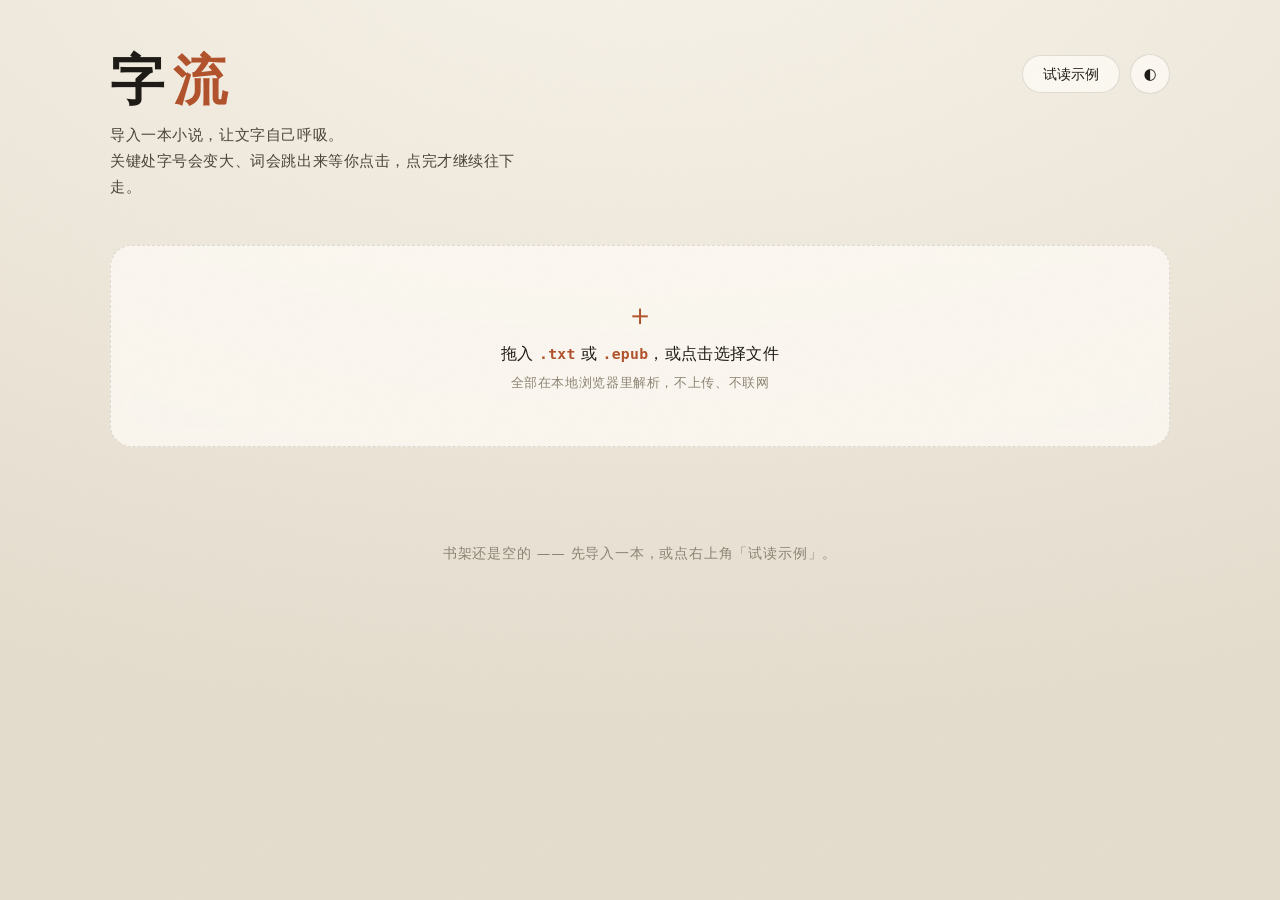
<file: index.html>
<!doctype html>
<html lang="zh-CN">
<head>
<meta charset="utf-8">
<meta name="viewport" content="width=device-width, initial-scale=1, viewport-fit=cover">
<meta name="color-scheme" content="light dark">
<title>字流 · 互动阅读</title>
<link rel="stylesheet" href="styles.css">
</head>
<body data-theme="paper">

  <!-- ======================= 书架 ======================= -->
  <section id="shelf" class="shelf">
    <div class="shelf-inner">
      <header class="shelf-head">
        <div class="brand">
          <h1>字<em>流</em></h1>
          <p>导入一本小说，让文字自己呼吸。<br>关键处字号会变大、词会跳出来等你点击，点完才继续往下走。</p>
        </div>
        <div class="shelf-actions">
          <button id="btnSample" class="btn">试读示例</button>
          <button id="btnTheme" class="btn icon" title="切换主题" aria-label="切换主题">◐</button>
        </div>
      </header>

      <div id="dropzone" class="dropzone" role="button" tabindex="0" aria-label="导入小说文件">
        <div class="dz-inner">
          <div class="dz-icon">＋</div>
          <p class="dz-title">拖入 <b>.txt</b> 或 <b>.epub</b>，或点击选择文件</p>
          <p class="dz-hint">全部在本地浏览器里解析，不上传、不联网</p>
        </div>
        <input id="fileInput" type="file" accept=".txt,.epub,text/plain,application/epub+zip" multiple hidden>
      </div>

      <p id="status" class="status" role="status" aria-live="polite"></p>
      <ul id="bookList" class="book-list"></ul>
      <p id="shelfEmpty" class="shelf-empty" hidden>书架还是空的 —— 先导入一本，或点右上角「试读示例」。</p>
    </div>
  </section>

  <!-- ======================= 阅读器 ======================= -->
  <section id="reader" class="reader" hidden aria-label="阅读器">
    <header class="reader-head">
      <button id="btnBack" class="btn icon" title="返回书架" aria-label="返回书架">←</button>
      <div class="reader-meta">
        <div id="chapterTitle" class="chapter-title">—</div>
        <div class="progress" id="progressTrack" role="slider" tabindex="0" aria-label="本章进度">
          <div id="progressBar" class="progress-bar"></div>
          <div id="progressKnob" class="progress-knob"></div>
          <div id="progressTip" class="progress-tip" hidden></div>
        </div>
      </div>
      <div class="reader-actions">
        <button id="btnSearch" class="btn icon" title="搜索全书" aria-label="搜索全书">⌕</button>
        <button id="btnChapters" class="btn icon" title="目录" aria-label="目录">☰</button>
        <button id="btnAuto" class="btn icon" title="自动播放" aria-label="自动播放">▷</button>
        <button id="btnSettings" class="btn icon" title="阅读设置" aria-label="阅读设置">⚙</button>
      </div>
    </header>

    <main id="stage" class="stage" tabindex="0">
      <div id="beats" class="beats"></div>
    </main>

    <footer class="reader-foot">
      <span id="hint" class="hint">点击任意处继续　·　空格</span>
      <button id="btnNext" class="btn primary small">继续</button>
    </footer>

    <div id="wordLayer" class="layer" hidden></div>
    <div id="choiceLayer" class="layer" hidden></div>
    <div id="gateLayer" class="layer gate-layer" hidden></div>
    <aside id="settings" class="drawer" hidden aria-label="阅读设置"></aside>

    <button id="selChip" class="sel-chip" hidden>⟲ 回声</button>
  </section>

  <div id="toast" class="toast" role="status" aria-live="polite"></div>

  <div id="crash" class="crash" hidden>
    <h3>出错了</h3>
    <pre id="crashMsg"></pre>
    <p style="color:#8b8378;font-size:12px;font-family:var(--sans)">
      把上面这段发给我，或者按 F5 刷新重试。
    </p>
  </div>

  <script src="js/zip.js" defer></script>
  <script src="js/store.js" defer></script>
  <script src="js/importers.js" defer></script>
  <script src="js/engine.js" defer></script>
  <script src="js/sample.js" defer></script>
  <script src="js/ui.js" defer></script>
</body>
</html>
</file>
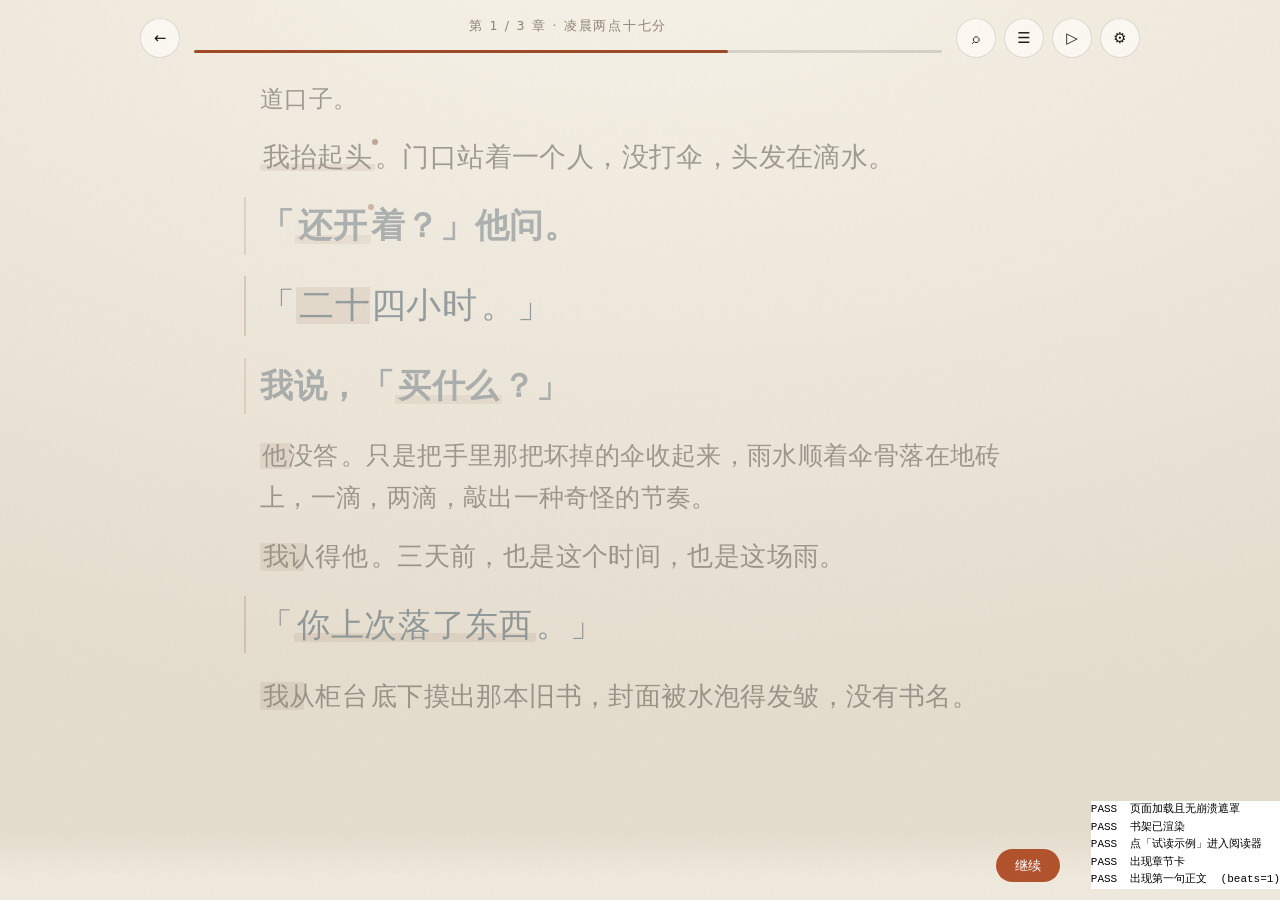
<file: tools/test-page.html>
<!doctype html>
<html lang="zh-CN">
<head>
<meta charset="utf-8">
<title>端到端测试</title>
<style>
  body { margin: 0; font: 13px/1.6 monospace; }
  iframe { width: 1280px; height: 900px; border: 0; }
  pre { position: fixed; right: 0; bottom: 0; background: #fff; font-size: 11px; }
</style>
</head>
<body>
<div id="host"></div>
<pre id="out">running…</pre>
<script>
// 先关掉逐字显影，让“点击=推进”的计数保持稳定；逐字显影另有专门用例
try {
  localStorage.setItem('ziliu.settings.v1', JSON.stringify({
    ver: 4, theme: 'paper', base: 26, intensity: 0.75, autoSpeed: 2.6,
    auto: false, mode: 'play', typewriter: false, granularity: 'sentence', density: 1,
    marks: true, mood: 'normal', gates: 0, jump: 1,
    gateOn: false, gateEvery: 9, gateUnit: 'sentence', gateAhead: true
  }));
} catch (e) { /* ignore */ }

const frame = document.createElement('iframe');
frame.id = 'f';
frame.src = '/index.html';
document.getElementById('host').appendChild(frame);

const lines = [];
const start = Date.now();
function log(name, cond, extra) {
  lines.push((cond ? 'PASS' : 'FAIL') + '  ' + name + (extra ? '  (' + extra + ')' : ''));
  document.getElementById('out').textContent = lines.join('\n');
}
const sleep = (ms) => new Promise((r) => setTimeout(r, ms));

async function waitFor(fn, ms) {
  const t0 = Date.now();
  const limit = ms || 4000;
  while (Date.now() - t0 < limit) {
    try { if (fn()) return true; } catch (e) { /* keep waiting */ }
    await sleep(40);
  }
  return false;
}

async function send() {
  const verdict = lines.some((l) => l.startsWith('FAIL')) ? 'RESULT: FAIL' : 'RESULT: PASS';
  const text = lines.join('\n') + '\n' + verdict + '\n' + ((Date.now() - start) / 1000).toFixed(1) + 's\n';
  document.getElementById('out').textContent = text;
  try { await fetch('/report', { method: 'POST', body: text }); } catch (e) { document.title = 'POSTFAIL'; }
}

function dropEvent(w, file) {
  const dt = new w.DataTransfer();
  dt.items.add(file);
  let ev;
  try { ev = new w.DragEvent('drop', { bubbles: true, cancelable: true, dataTransfer: dt }); }
  catch (e) { ev = new w.Event('drop', { bubbles: true, cancelable: true }); }
  Object.defineProperty(ev, 'dataTransfer', { value: dt, configurable: true });
  return ev;
}

// 选字现在只认长按：真按一下、按住 500ms 再抬手
async function longPressBeat(w, d, el) {
  const stage = d.getElementById('stage');
  const sr = stage.getBoundingClientRect();
  const r = el.getBoundingClientRect();
  const x = Math.round(Math.min(r.left + 30, sr.right - 40));
  const y = Math.round(Math.max(sr.top + 10, Math.min(sr.bottom - 10, r.top + r.height / 2)));
  const opts = { bubbles: true, cancelable: true, clientX: x, clientY: y, button: 0, pointerId: 3, pointerType: 'mouse' };
  el.dispatchEvent(new w.PointerEvent('pointerdown', opts));
  await sleep(560);
  const sel = w.getSelection();
  const got = sel ? sel.toString() : '';
  el.dispatchEvent(new w.PointerEvent('pointerup', opts));
  await sleep(140);
  return got;
}

window.addEventListener('load', async () => {
  try { await run(); } catch (e) { lines.push('FAIL  测试脚本异常：' + e.message + '  ' + String(e.stack || '').split('\n')[1]); }
  await send();
});

async function run() {
  await sleep(800);
  const f = document.getElementById('f');
  const w = f.contentWindow;
  const d = w.document;

  const pageErrors = [];
  w.addEventListener('error', (e) => pageErrors.push(e.message));

  log('页面加载且无崩溃遮罩', d.getElementById('crash').hidden === true);
  log('书架已渲染', !!d.getElementById('shelf') && !!d.getElementById('bookList'));

  /* ---------- 1. 示例书 ---------- */
  d.getElementById('btnSample').click();
  const opened = await waitFor(() => d.getElementById('reader').hidden === false, 4000);
  log('点「试读示例」进入阅读器', opened);
  await waitFor(() => !!d.querySelector('#beats .chapter-card'), 3000);
  const firstBeat = await waitFor(() => d.querySelectorAll('#beats .beat').length >= 1, 3000);
  log('出现章节卡', !!d.querySelector('#beats .chapter-card'));
  log('出现第一句正文', firstBeat, 'beats=' + d.querySelectorAll('#beats .beat').length);

  /* ---------- 2. 点击推进 + 字号呼吸 + 台词/旁白 ---------- */
  const stage = d.getElementById('stage');
  for (let i = 0; i < 10; i++) { stage.click(); await sleep(40); }
  let beats = Array.from(d.querySelectorAll('#beats .beat'));
  log('点击可使剧情继续', beats.length >= 4, 'beats=' + beats.length);
  const sizes = beats.map((e) => parseFloat(e.style.getPropertyValue('--fs')) || 1);
  const spread = Math.max.apply(null, sizes) - Math.min.apply(null, sizes);
  log('字号在忽大忽小', spread > 0.12, 'range=' + Math.min.apply(null, sizes).toFixed(2) + '~' + Math.max.apply(null, sizes).toFixed(2));
  log('进度条在前进', parseFloat(d.getElementById('progressBar').style.width) > 0);
  log('台词与旁白分了样式',
    d.querySelectorAll('#beats .beat.dialogue').length >= 1 && d.querySelectorAll('#beats .beat.narration').length >= 1,
    '台词=' + d.querySelectorAll('#beats .beat.dialogue').length + ' 旁白=' + d.querySelectorAll('#beats .beat.narration').length);

  /* ---------- 3. 跳词 + 回声 ---------- */
  let kw = null;
  for (let i = 0; i < 30 && !kw; i++) {
    stage.click();
    await sleep(35);
    kw = d.querySelector('#beats .kw');
  }
  log('有词从段落里跳出来', !!kw, kw ? '词=' + kw.dataset.word : '');
  if (kw) {
    const kwLen = Array.from(kw.dataset.word || '').length;
    log('文字条是 2~10 个字', kwLen >= 2 && kwLen <= 10, '"' + kw.dataset.word + '" = ' + kwLen + ' 字');
    kw.click();
    await sleep(400);
    const layer = d.getElementById('wordLayer');
    log('点词打开回声卡', layer.hidden === false);
    log('回声卡里有别处的原文', layer.textContent.indexOf('全书') >= 0);
    const closeBtn = layer.querySelector('[data-act="echo-close"]');
    if (closeBtn) { closeBtn.click(); await sleep(300); }
    log('回声卡可关闭并继续', d.getElementById('wordLayer').hidden === true);
  }

  /* ---------- 4. 读法只在设置里定：正文里不弹「这一刻怎么读」 ---------- */
  d.getElementById('btnSettings').click();
  await sleep(320);
  log('设置里不再有「章节中途抉择」开关', !d.getElementById('tgChoices'));
  const moodSeg4 = d.querySelector('#settings [data-seg="mood"]');
  log('设置里有「读法」四档：正常 / 凑近 / 退后 / 安静',
    !!moodSeg4 && moodSeg4.querySelectorAll('button').length === 4,
    moodSeg4 ? Array.from(moodSeg4.querySelectorAll('button')).map((b) => b.textContent).join(' ') : '没有');
  log('正文里没有「这一刻，你想怎么读」', d.getElementById('beats').textContent.indexOf('这一刻') < 0);
  d.querySelector('[data-act="close-drawer"]').click();
  await sleep(300);

  /* ---------- 5. 返回书架 ---------- */
  d.getElementById('btnBack').click();
  await sleep(500);
  log('可以回到书架', d.getElementById('reader').hidden === true && d.getElementById('shelf').hidden === false);
  log('书架记住了进度', !!d.querySelector('.book-card .bc-open'));

  /* ---------- 6. 导入 EPUB ---------- */
  const epubBuf = await fetch('/example/雨停之前.epub').then((r) => r.arrayBuffer());
  const epubFile = new File([epubBuf], '雨停之前.epub', { type: 'application/epub+zip' });
  d.dispatchEvent(dropEvent(w, epubFile));
  await sleep(2200);

  const cards = Array.from(d.querySelectorAll('.book-card'));
  const titles = cards.map((c) => c.querySelector('.bc-title').textContent);
  log('EPUB 导入成功并进书架', titles.some((t) => t.indexOf('雨停之前') >= 0), titles.join(' | '));
  const epubCard = cards.find((c) => c.querySelector('.bc-meta').textContent.indexOf('EPUB') >= 0);
  log('识别为 EPUB', !!epubCard);
  log('EPUB 解析出 3 章', epubCard ? epubCard.querySelector('.bc-meta').textContent.indexOf('3 章') >= 0 : false);

  /* ---------- 7. 打开 EPUB ---------- */
  if (epubCard) {
    epubCard.click();
    await sleep(1000);
    log('EPUB 可以打开阅读', d.getElementById('reader').hidden === false);
    log('EPUB 正文能渲染成节拍', d.querySelectorAll('#beats .beat').length >= 1);
    const chTitle = d.getElementById('chapterTitle').textContent;
    log('章节名来自 EPUB 目录', chTitle.indexOf('凌晨两点十七分') >= 0, chTitle);
  }

  /* ---------- 8. 目录跳转 ---------- */
  d.getElementById('btnChapters').click();
  await sleep(350);
  const chapItems = d.querySelectorAll('.chap-item');
  log('目录列出全部章节', chapItems.length === 3, 'items=' + chapItems.length);
  if (chapItems.length === 3) {
    chapItems[2].click();
    await sleep(800);
    const t3 = d.getElementById('chapterTitle').textContent;
    log('点目录能跳到第 3 章', t3.indexOf('第 3 / 3 章') >= 0, t3);
    log('跳过去后从这一章开头读起', d.getElementById('beats').textContent.indexOf('雨停之前') >= 0 || d.querySelectorAll('#beats .beat').length >= 1);
  }
  d.getElementById('btnBack').click();
  await sleep(400);

  /* ---------- 9. 导入 TXT ---------- */
  const txtBuf = await fetch('/example/雨停之前.txt').then((r) => r.arrayBuffer());
  const txtFile = new File([txtBuf], '雨停之前.txt', { type: 'text/plain' });
  d.dispatchEvent(dropEvent(w, txtFile));
  await sleep(2000);
  const txtCard = Array.from(d.querySelectorAll('.book-card')).find((c) =>
    c.querySelector('.bc-meta').textContent.indexOf('TXT') >= 0 && c.querySelector('.bc-title').textContent.indexOf('雨停之前') >= 0);
  log('TXT 导入成功', !!txtCard);
  if (txtCard) log('TXT 自动分出 3 章', txtCard.querySelector('.bc-meta').textContent.indexOf('3 章') >= 0);

  /* ---------- 10. 设置面板 ---------- */
  d.getElementById('btnSettings').click();
  await sleep(300);
  log('设置面板可打开', d.getElementById('settings').hidden === false);
  const themeBtn = d.querySelector('#settings [data-seg="theme"] button[data-val="night"]');
  if (themeBtn) { themeBtn.click(); await sleep(300); }
  log('主题可以切换', d.body.dataset.theme === 'night');

  /* ---------- 11. 逐字显影 ---------- */
  const tg = d.querySelector('#tgTyping');
  if (tg) { tg.click(); await sleep(200); }
  d.querySelector('[data-act="close-drawer"]').click();
  await sleep(300);
  stage.click();
  await sleep(60);
  const before = d.querySelectorAll('#beats .beat').length;
  const hasChars = d.querySelectorAll('#beats .beat:last-child .ch').length > 0;
  stage.click();
  await sleep(60);
  const mid = d.querySelectorAll('#beats .beat').length;
  log('逐字显影：有逐字节点', hasChars, 'ch=' + d.querySelectorAll('#beats .beat:last-child .ch').length);
  log('逐字显影：第一次点击只补全', mid === before);
  stage.click();
  await sleep(500);
  log('逐字显影：第二次才继续', d.querySelectorAll('#beats .beat').length === before + 1);

  /* ---------- 12. 长按选字 → 回声 ---------- */
  const pickEl = d.querySelector('#beats .beat:last-child') || d.querySelector('#beats .beat');
  const picked = pickEl ? await longPressBeat(w, d, pickEl) : '';
  await sleep(200);
  const chip = d.getElementById('selChip');
  log('长按划字浮出「回声」按钮', chip.hidden === false && !!picked, '选中=' + picked);
  const pickedLen = Array.from(picked).length;
  log('长按选中的也是 2~10 字的文字条', pickedLen >= 2 && pickedLen <= 10, '"' + picked + '" = ' + pickedLen + ' 字');
  if (!chip.hidden) {
    chip.click();
    await sleep(500);
    log('划词可以直接查回声', d.getElementById('wordLayer').hidden === false);
    const close = d.querySelector('#wordLayer [data-act="echo-close"]');
    if (close) close.click();
    await sleep(300);
  }

  /* ---------- 13. 回声簿 ---------- */
  d.getElementById('btnSettings').click();
  await sleep(300);
  d.querySelector('#settings [data-act="words"]').click();
  await sleep(300);
  const nbItems = d.querySelectorAll('.nb-item');
  log('回声簿记下了点过的词', nbItems.length >= 1, 'words=' + nbItems.length);
  d.querySelector('[data-act="close-drawer"]').click();
  await sleep(200);

  /* ---------- 14. 进度条跳转 ---------- */
  const track = d.getElementById('progressTrack');
  const tr = track.getBoundingClientRect();
  const tx = tr.left + tr.width * 0.65;
  track.dispatchEvent(new w.PointerEvent('pointerdown', { bubbles: true, clientX: tx, pointerId: 1 }));
  track.dispatchEvent(new w.PointerEvent('pointerup', { bubbles: true, clientX: tx, pointerId: 1 }));
  await sleep(600);
  const pctNow = parseFloat(d.getElementById('progressBar').style.width) || 0;
  log('拖进度条能跳到对应位置', pctNow > 45, 'pct=' + pctNow.toFixed(0) + '%');

  /* ---------- 15. 切到「每段」 ---------- */
  d.getElementById('btnSettings').click();
  await sleep(300);
  d.querySelector('#settings [data-seg="granularity"] [data-val="paragraph"]').click();
  await sleep(700);
  const paraBeats = d.querySelectorAll('#beats .beat').length;
  log('切到「每段」后一次出整段', paraBeats >= 1, 'beats=' + paraBeats);
  const hasBar = d.querySelectorAll('#beats .beat.dialogue').length >= 1;
  log('每段模式仍分台词/旁白', hasBar === (hasBar), '台词=' + d.querySelectorAll('#beats .beat.dialogue').length);

  /* ---------- 16. 切到「整章」 ---------- */
  d.querySelector('#settings [data-seg="granularity"] [data-val="chapter"]').click();
  await sleep(900);
  const allBeats = d.querySelectorAll('#beats .beat').length;
  log('「整章」模式一次铺满全章', allBeats >= 6, 'beats=' + allBeats);
  const stageEl = d.getElementById('stage');
  const scrollable = stageEl.scrollHeight - stageEl.clientHeight;
  log('整章模式可以滚动', true, 'scrollHeight=' + stageEl.scrollHeight);
  stageEl.scrollTop = 0;
  await sleep(150);
  const pctTop = parseFloat(d.getElementById('progressBar').style.width) || 0;
  stageEl.scrollTop = scrollable;
  await sleep(250);
  const pctBottom = parseFloat(d.getElementById('progressBar').style.width) || 0;
  log('整章模式进度跟滚动走', pctBottom > pctTop, pctTop.toFixed(0) + '% → ' + pctBottom.toFixed(0) + '%');

  // 切回逐句，恢复后续用例
  d.querySelector('#settings [data-seg="granularity"] [data-val="sentence"]').click();
  await sleep(600);
  d.querySelector('[data-act="close-drawer"]').click();
  await sleep(200);

  /* ---------- 17. 阅读模式 ---------- */
  d.getElementById('btnSettings').click();
  await sleep(300);
  const readBtn = d.querySelector('#settings [data-seg="mode"] [data-val="read"]');
  log('设置里有「阅读 / 互动」两种模式', !!readBtn);
  if (readBtn) readBtn.click();
  await sleep(900);
  d.querySelector('[data-act="close-drawer"]').click();
  await sleep(400);

  const readBeats = Array.from(d.querySelectorAll('#beats .beat'));
  log('阅读模式一次铺满整章', readBeats.length >= 6, 'beats=' + readBeats.length);
  const fsVals = readBeats.map((e) => parseFloat(e.style.getPropertyValue('--fs')) || 1);
  const flat = fsVals.filter((v) => Math.abs(v - 1) < 0.03).length / Math.max(1, fsVals.length);
  log('阅读模式大部分句子是正常字号', flat > 0.55, 'flat=' + flat.toFixed(2));
  log('阅读模式不弹抉择', d.getElementById('choiceLayer').hidden === true);
  const st = d.getElementById('stage');
  st.scrollTop = 0;
  await sleep(120);
  const readScrollable = st.scrollHeight - st.clientHeight;
  st.scrollTop = readScrollable;
  await sleep(600);
  const pctAfter = parseFloat(d.getElementById('progressBar').style.width) || 0;
  log('阅读模式进度跟着滚动走', pctAfter > 60, pctAfter.toFixed(0) + '%');

  /* ---------- 18. 整页大弹窗 ---------- */
  d.getElementById('btnSettings').click();
  await sleep(300);
  const gateOnBtn = d.querySelector('#settings [data-seg="gateOn"] [data-val="1"]');
  const jumpSeg = d.querySelector('#settings [data-seg="jump"] [data-val="2"]');
  log('设置里有「整页大弹窗」和「拟人动作」', !!gateOnBtn && !!jumpSeg);
  if (gateOnBtn) gateOnBtn.click();
  await sleep(800);
  const unitSeg = d.querySelector('#settings [data-seg="gateUnit"] [data-val="paragraph"]');
  const aheadSeg = d.querySelector('#settings [data-seg="gateAhead"] [data-val="0"]');
  log('卡片能按句也能按段，还能挑抽前文/后文', !!unitSeg && !!aheadSeg);

  // 间隔让用户自己拖：拖成「每 3 句一张」
  const rng = d.querySelector('#settings #rngGate');
  if (rng) {
    rng.value = '3';
    rng.dispatchEvent(new w.Event('input', { bubbles: true }));
    rng.dispatchEvent(new w.Event('change', { bubbles: true }));
  }
  await sleep(1000);
  const gateLbl = d.querySelector('#settings #lblGate');
  const gateNote = d.querySelector('#settings .field.sub');
  log('卡片间隔可以自己设（每 3 句一张）',
    !!gateLbl && gateLbl.textContent.trim() === '3 句' && /本章 \d+ 张/.test(gateNote ? gateNote.textContent : ''),
    (gateLbl ? gateLbl.textContent.trim() : '没标签') + ' / ' +
    (gateNote ? gateNote.textContent.replace(/\s+/g, ' ').slice(0, 42) : '没说明'));

  const jumpSeg2 = d.querySelector('#settings [data-seg="jump"] [data-val="2"]');
  if (jumpSeg2) jumpSeg2.click();
  await sleep(900);
  d.querySelector('[data-act="close-drawer"]').click();
  await sleep(400);

  const strips = Array.from(d.querySelectorAll('#beats .gate-strip'));
  const lineCount = d.querySelectorAll('#beats .beat').length;
  log('一章里埋了不止一张卡页（每 3 句一张）',
    strips.length >= 2,
    'strips=' + strips.length + ' 行=' + lineCount);
  const gaps = [];
  (() => {
    let since = 0;
    for (const el of Array.from(d.querySelectorAll('#beats > *'))) {
      if (el.classList.contains('gate-strip')) { gaps.push(since); since = 0; }
      else if (el.classList.contains('beat')) since++;
    }
  })();
  log('两张卡之间确实隔了 3 句（用户定的间隔说了算）',
    gaps.length >= 2 && gaps.every((g) => g === 3),
    '间隔=' + JSON.stringify(gaps));

  const st2 = d.getElementById('stage');
  st2.scrollTop = 0;
  await sleep(200);
  // 一口气翻过半章：越线检测不能漏
  st2.scrollTop = Math.round((st2.scrollHeight - st2.clientHeight) * 0.5);
  await sleep(300);
  const gateOpen = d.getElementById('gateLayer').hidden === false;
  log('一口气翻过半章，卡页照样弹出来', gateOpen);
  const card = d.querySelector('#gateLayer .gate-card');
  const cardTxt = card ? card.textContent : '';
  log('卡页有进度行 / 大字 / 一道细线 / 底部提示',
    !!card && /读到 \d+%/.test(cardTxt) && !!card.querySelector('.gate-word, .gate-quote') &&
    !!card.querySelector('.gate-rule, .gate-quote') && /任意处继续/.test(cardTxt),
    cardTxt.replace(/\s+/g, ' ').slice(0, 46));
  const gwv = Array.from(d.querySelectorAll('#gateLayer .wv'));
  let gateMoved = false;
  if (gwv.length) {
    const t1 = w.getComputedStyle(gwv[0]).transform;
    await sleep(360);
    gateMoved = w.getComputedStyle(gwv[0]).transform !== t1;
  }
  log('卡页上的大字在动', gwv.length > 0 && gateMoved, 'wv=' + gwv.length);
  if (gateOpen) {
    d.getElementById('gateLayer').click();
    await sleep(400);
    log('点一下卡页就收起来', d.getElementById('gateLayer').hidden === true);
  }

  /* ---------- 18b. 活字：动的是句子里的几个字，不是整句 ---------- */
  const st4 = d.getElementById('stage');
  st4.scrollTop = 0;
  await sleep(500);
  const aliveBeats = Array.from(d.querySelectorAll('#beats .beat.alive'));
  log('滚进眼里的行才动起来', aliveBeats.length > 0, 'alive=' + aliveBeats.length);

  // 整行本身一动不动
  const lnNode = aliveBeats.length ? aliveBeats[0].querySelector('.ln') : null;
  const lnAnim = lnNode ? w.getComputedStyle(lnNode).animationName : '';
  log('整行本身不动（动的不是整句）', lnAnim === 'none' || lnAnim === '', lnAnim || 'none');

  // 每行只有几个字在动，不是每个字都动
  const zgNodes = Array.from(d.querySelectorAll('#beats .zg'));
  const moves = {};
  zgNodes.forEach((n) => { moves[n.dataset.m] = (moves[n.dataset.m] || 0) + 1; });
  log('句子里挑了几个单独的字在动', zgNodes.length >= 2 && Object.keys(moves).length >= 2,
    '活字=' + zgNodes.length + ' 动作=' + JSON.stringify(moves));

  let perLineOk = true;
  let worst = '';
  for (const b of aliveBeats.slice(0, 8)) {
    const z = b.querySelectorAll('.zg').length;
    const chars = Array.from(b.textContent || '').length;
    if (z > 3 || (chars > 3 && z >= chars)) { perLineOk = false; worst = z + '/' + chars; }
  }
  log('一行最多三个字在动，不会整句都在跳', perLineOk, worst ? '最差 ' + worst : '最多 3 字');

  // 真的在上下动：多取几个字、多采几帧，别撞上一个只旋转或已经动完的字
  let zgName = '';
  let zgDy = 0;
  const zgCand = zgNodes.filter((n) => n.closest('.beat.alive')).slice(0, 8);
  for (const node of zgCand) {
    const nm = w.getComputedStyle(node).animationName;
    if (!nm || nm === 'none') continue;
    let minTop = Infinity;
    let maxTop = -Infinity;
    for (let i = 0; i < 6; i++) {
      const r = node.getBoundingClientRect();
      minTop = Math.min(minTop, r.top);
      maxTop = Math.max(maxTop, r.top);
      await sleep(90);
    }
    const dy = maxTop - minTop;
    if (dy > zgDy) { zgDy = dy; zgName = nm; }
    if (zgDy > 0.6) break;
  }
  log('那个字真的在上下动', zgDy > 0.4 && !!zgName,
    '动画=' + (zgName || '无') + ' 起伏=' + zgDy.toFixed(1) + 'px');

  // 台词的字色跟旁白分开
  const dlgEl = d.querySelector('#beats .beat.dialogue');
  const narEl = d.querySelector('#beats .beat.narration');
  const dlgColor = dlgEl ? w.getComputedStyle(dlgEl).color : '';
  const narColor = narEl ? w.getComputedStyle(narEl).color : '';
  log('台词的字色跟旁白一眼分得开', !!dlgColor && !!narColor && dlgColor !== narColor,
    dlgColor + ' vs ' + narColor);

  log('词义动作字典能用',
    w.XR.Engine.verbFor('跑') === 'run' && w.XR.Engine.verbFor('后颈发凉') === 'cold' &&
    w.XR.Engine.verbFor('jumped') === 'jump' && w.XR.Engine.verbFor('猫') === '',
    ['跑', '凉', 'jumped', '猫'].map((v) => v + '→' + w.XR.Engine.verbFor(v)).join(' '));
  const kwVerb = d.querySelector('#beats .kw[data-verb]');
  log('动作词带上了动作名', !kwVerb || (!!kwVerb.querySelector('.v') && !!kwVerb.dataset.verb),
    kwVerb ? kwVerb.dataset.word + '→' + kwVerb.dataset.verb : '这一章没有动作词');

  /* ---------- 19. 点击必须立刻有反应 ---------- */
  const st3 = d.getElementById('stage');
  log('舞台不是平滑滚动（平滑会吃掉连点）', w.getComputedStyle(st3).scrollBehavior === 'auto');

  // 先关掉卡页，免得弹窗吃掉点击
  d.getElementById('btnSettings').click();
  await sleep(260);
  const gateOff = d.querySelector('#settings [data-seg="gateOn"] [data-val="0"]');
  if (gateOff) gateOff.click();
  await sleep(800);
  d.querySelector('[data-act="close-drawer"]').click();
  await sleep(300);

  st3.scrollTop = 0;
  await sleep(120);
  let reacts = 0;
  for (let i = 0; i < 3; i++) {
    st3.scrollTop = 0;
    st3.click();
    if (st3.scrollTop > 0) reacts++;
  }
  log('连点三下，每一下都立刻翻', reacts === 3, 'reacts=' + reacts);

  // 逐句 + 逐字显影：字没显示完时点一下，必须立刻全出来
  d.getElementById('btnSettings').click();
  await sleep(260);
  d.querySelector('#settings [data-seg="mode"] [data-val="play"]').click();
  await sleep(700);
  const tg2 = d.querySelector('#tgTyping');
  if (tg2 && !tg2.classList.contains('on')) { tg2.click(); await sleep(200); }
  d.querySelector('#settings [data-seg="granularity"] [data-val="sentence"]').click();
  await sleep(700);
  const restartBtn = d.querySelector('#settings [data-act="restart"]');
  if (restartBtn) { restartBtn.click(); await sleep(700); }
  const closeDrawer2 = d.querySelector('[data-act="close-drawer"]');
  if (closeDrawer2) { closeDrawer2.click(); await sleep(300); }

  await sleep(700);
  stage.click();
  await sleep(30);
  const lastBeat = d.querySelector('#beats .beat:last-child');
  const chs = lastBeat ? Array.from(lastBeat.querySelectorAll('.ch')) : [];
  stage.click();
  const nowDone = lastBeat && lastBeat.classList.contains('done');
  const allVisible = chs.length > 0 && chs.every((c) => parseFloat(w.getComputedStyle(c).opacity) > 0.9);
  log('字没显示完时点一下，立刻全部显示', chs.length > 0 && nowDone && allVisible,
    'ch=' + chs.length + ' done=' + !!nowDone + ' 可见=' + allVisible);

  const n0 = d.querySelectorAll('#beats .beat').length;
  stage.click();
  await sleep(80);
  log('补全之后再点一下就继续', d.querySelectorAll('#beats .beat').length === n0 + 1);

  // 回到阅读模式，收尾
  d.getElementById('btnSettings').click();
  await sleep(260);
  d.querySelector('#settings [data-seg="mode"] [data-val="read"]').click();
  await sleep(800);
  d.querySelector('[data-act="close-drawer"]').click();
  await sleep(300);

  /* ---------- 20. 电脑端：点空白就继续 ---------- */
  const st6 = d.getElementById('stage');
  const headEl = d.querySelector('.reader-head');
  const footEl = d.querySelector('.reader-foot');

  st6.scrollTop = 0;
  await sleep(150);
  headEl.click();
  await sleep(140);
  const headMoved = st6.scrollTop > 8;

  st6.scrollTop = 0;
  await sleep(150);
  footEl.click();
  await sleep(140);
  const footMoved = st6.scrollTop > 8;

  // 正文左右留白（padding 区，target 就是舞台自己）
  st6.scrollTop = 0;
  await sleep(150);
  st6.click();
  await sleep(140);
  const stageMoved = st6.scrollTop > 8;

  log('点顶栏 / 页脚 / 两侧空白都能继续翻页',
    headMoved && footMoved && stageMoved,
    'head=' + headMoved + ' foot=' + footMoved + ' stage=' + stageMoved);

  // 设置里的「现在就弹一张看看」：任何一本书都能立刻验证卡页
  d.getElementById('btnSettings').click();
  await sleep(260);
  const gateOnAgain = d.querySelector('#settings [data-seg="gateOn"] [data-val="1"]');
  if (gateOnAgain) { gateOnAgain.click(); await sleep(900); }
  const tryBtn = d.querySelector('#settings [data-act="try-gate"]');
  const gateField = d.querySelector('#settings .field.sub');
  const gateNoteTxt = gateField ? gateField.textContent.replace(/\s+/g, ' ') : '';
  log('设置里能试弹一张卡，并显示本章几张 / 还差几句',
    !!tryBtn && /本章 \d+ 张/.test(gateNoteTxt) && /再读 \d+ 句/.test(gateNoteTxt),
    gateNoteTxt ? gateNoteTxt.slice(0, 46) : '没说明');
  if (tryBtn) {
    tryBtn.click();
    await sleep(400);
    const pv = d.querySelector('#gateLayer .gate-card');
    log('点「现在就弹一张」立刻弹出卡页',
      d.getElementById('gateLayer').hidden === false && !!pv && pv.textContent.trim().length > 4,
      pv ? pv.textContent.replace(/\s+/g, ' ').slice(0, 30) : '没弹出来');
    if (!d.getElementById('gateLayer').hidden) {
      d.getElementById('gateLayer').click();
      await sleep(300);
      log('预览的卡点一下就收，不会顺手翻页', d.getElementById('gateLayer').hidden === true);
    }
  }

  // 章末不再确认：读到最后一屏，点一下就进下一章，不弹任何层
  d.getElementById('btnSettings').click();
  await sleep(280);
  const gateOff3 = d.querySelector('#settings [data-seg="gateOn"] [data-val="0"]');
  if (gateOff3) { gateOff3.click(); await sleep(800); }
  const cd5 = d.querySelector('[data-act="close-drawer"]');
  if (cd5) { cd5.click(); await sleep(300); }

  /* ---------- 20b. 章末自动进下一章（三种模式都不确认） ---------- */
  const readerEl = d.getElementById('reader');
  const stage20 = d.getElementById('stage');
  const ch20 = () => d.getElementById('chapterTitle').textContent;
  const sheet20 = () => d.getElementById('choiceLayer').hidden === false;
  const gotoCh20 = async (i) => {
    d.getElementById('btnChapters').click();
    await sleep(320);
    const items = d.querySelectorAll('.chap-item');
    if (items[i]) items[i].click();
    await sleep(750);
    if (!d.getElementById('settings').hidden) {
      const c = d.querySelector('[data-act="close-drawer"]');
      if (c) c.click();
      await sleep(250);
    }
  };
  const setMode20 = async (mode, extra) => {
    d.getElementById('btnSettings').click();
    await sleep(320);
    const b = d.querySelector('#settings [data-seg="mode"] [data-val="' + mode + '"]');
    if (b) { b.click(); await sleep(800); }
    if (extra) {
      const e = d.querySelector(extra);
      if (e) { e.click(); await sleep(700); }
    }
    const c = d.querySelector('[data-act="close-drawer"]');
    if (c) c.click();
    await sleep(400);
  };

  // 阅读模式：翻到最后一屏再点一下
  await gotoCh20(0);
  const readBefore20 = ch20();
  stage20.scrollTop = stage20.scrollHeight;
  await sleep(200);
  stage20.click();
  await sleep(450);
  const readAfter20 = ch20();
  const seam20 = d.getElementById('beats').classList.contains('seam');
  log('阅读模式：读到章末直接进下一章，不弹「本章完」',
    !sheet20() && readAfter20 !== readBefore20,
    readBefore20.slice(0, 12) + ' → ' + readAfter20.slice(0, 12) + ' 弹层=' + sheet20());
  log('换章有动静：接缝动画 + 新章节卡', seam20 || !!d.querySelector('#beats .chapter-card'),
    'seam=' + seam20 + ' card=' + !!d.querySelector('#beats .chapter-card'));

  // 阅读模式：滚到底再往下滚，也算继续
  const wheelBefore20 = ch20();
  stage20.scrollTop = stage20.scrollHeight;
  await sleep(200);
  stage20.dispatchEvent(new w.WheelEvent('wheel', { bubbles: true, cancelable: true, deltaY: 120 }));
  await sleep(600);
  log('滚到底再往下滚，直接接着读下一章',
    !sheet20() && ch20() !== wheelBefore20,
    wheelBefore20.slice(0, 12) + ' → ' + ch20().slice(0, 12));

  // 互动模式：一句一停，一路点到章末
  await setMode20('play', '#settings [data-seg="granularity"] [data-val="sentence"]');
  await gotoCh20(0);
  const playBefore20 = ch20();
  let playNext20 = false;
  for (let i = 0; i < 120 && !playNext20 && !sheet20(); i++) {
    stage20.click();
    await sleep(35);
    playNext20 = ch20() !== playBefore20;
  }
  log('互动模式：读到章末自动进下一章，不确认',
    playNext20 && !sheet20(), playBefore20.slice(0, 12) + ' → ' + ch20().slice(0, 12));

  // 沉浸模式：一页一段，同样自动续读
  await setMode20('immersive');
  await gotoCh20(0);
  const immBefore20 = ch20();
  let immNext20 = false;
  for (let i = 0; i < 120 && !immNext20 && !sheet20(); i++) {
    stage20.click();
    await sleep(45);
    immNext20 = ch20() !== immBefore20;
  }
  log('沉浸模式：读到章末自动进下一章，不确认',
    immNext20 && !sheet20(), immBefore20.slice(0, 12) + ' → ' + ch20().slice(0, 12));

  // 最后一章读完了才出「全书完」；而且不会自动跳走
  await setMode20('read');
  const num20 = ch20().match(/第\s*(\d+)\s*\/\s*(\d+)/);
  const lastCh20 = num20 ? +num20[2] : 1;
  await gotoCh20(lastCh20 - 1);
  const lastTitle20 = ch20();
  stage20.scrollTop = stage20.scrollHeight;
  await sleep(200);
  stage20.click();
  await sleep(500);
  const endText20 = d.getElementById('choiceLayer').textContent;
  log('最后一章读完才出「全书完」，不自动跳章',
    sheet20() && /全书完/.test(endText20) && ch20() === lastTitle20,
    (endText20.replace(/\s+/g, ' ').slice(0, 28)) + ' · 章=' + ch20().slice(0, 10));
  if (sheet20()) {
    d.getElementById('choiceLayer').click();
    await sleep(300);
    log('点一下就把「全书完」收起来，还能回头看', d.getElementById('choiceLayer').hidden === true);
  }

  // 章首再按 ← ：回到上一章的末尾（顺着书页往回翻）
  await gotoCh20(1);
  const backTitle20 = ch20();
  d.body.dispatchEvent(new w.KeyboardEvent('keydown', { key: 'ArrowLeft', bubbles: true, cancelable: true }));
  await sleep(500);
  const backTop20 = stage20.scrollTop;
  log('章首再按 ← 会退到上一章的末尾',
    ch20() !== backTitle20 && backTop20 > 0,
    backTitle20.slice(0, 10) + ' → ' + ch20().slice(0, 10) + ' scrollTop=' + Math.round(backTop20));

  // 回到阅读模式，给后面的用例一个稳定的起点
  await setMode20('read');
  await gotoCh20(0);

  /* ---------- 21. 短章的书也得有卡页（老版本 6 行以下一张都没有） ---------- */
  const shortBuf = await fetch('/example/短章测试.txt').then((r) => r.arrayBuffer());
  const shortFile = new w.File([shortBuf], '短章测试.txt', { type: 'text/plain' });
  d.dispatchEvent(dropEvent(w, shortFile));
  await sleep(2600);

  d.getElementById('btnSettings').click();
  await sleep(300);
  const g2 = d.querySelector('#settings [data-seg="gateOn"] [data-val="1"]');
  if (g2) { g2.click(); await sleep(900); }
  // 短章的书：把间隔拖到「每 2 句一张」，一眼就能验证
  const rngShort = d.querySelector('#settings #rngGate');
  if (rngShort) {
    rngShort.value = '2';
    rngShort.dispatchEvent(new w.Event('input', { bubbles: true }));
    rngShort.dispatchEvent(new w.Event('change', { bubbles: true }));
    await sleep(1000);
  }
  const cd3 = d.querySelector('[data-act="close-drawer"]');
  if (cd3) { cd3.click(); await sleep(400); }

  const shortStrips = d.querySelectorAll('#beats .gate-strip').length;
  const shortBeats = d.querySelectorAll('#beats .beat').length;
  log('每章只有几行的书，也埋进了卡页',
    shortStrips >= 1,
    'strips=' + shortStrips + ' 行=' + shortBeats + ' 章=' + d.getElementById('chapterTitle').textContent.slice(0, 12));

  // 这种章一屏就读完了：点到章尾也要把卡弹出来，不能默默跳过
  const st8 = d.getElementById('stage');
  if (!d.getElementById('gateLayer').hidden) { d.getElementById('gateLayer').click(); await sleep(400); }
  let shortPopped = false;
  const shortCh = d.getElementById('chapterTitle').textContent;
  for (let i = 0; i < 6 && !shortPopped; i++) {
    st8.click();
    await sleep(320);
    if (!d.getElementById('gateLayer').hidden) shortPopped = true;
    if (d.getElementById('chapterTitle').textContent !== shortCh) break;
  }
  log('短章一口气点到章尾，卡页照样弹出来', shortPopped, shortPopped ? '弹了' : '没弹');
  if (shortPopped) { d.getElementById('gateLayer').click(); await sleep(300); }

  /* ---------- 22. 选字只认长按 ---------- */
  d.getElementById('btnSettings').click();
  await sleep(280);
  const gOff2 = d.querySelector('#settings [data-seg="gateOn"] [data-val="0"]');
  if (gOff2) { gOff2.click(); await sleep(800); }
  const cd4 = d.querySelector('[data-act="close-drawer"]');
  if (cd4) { cd4.click(); await sleep(350); }

  const st9 = d.getElementById('stage');
  st9.scrollTop = 0;
  await sleep(260);
  const sRect = st9.getBoundingClientRect();
  let target = null;
  for (const el of Array.from(d.querySelectorAll('#beats .beat'))) {
    const r = el.getBoundingClientRect();
    if (r.top > sRect.top + 24 && r.bottom < sRect.bottom - 24 && r.width > 60) { target = el; break; }
  }
  log('能找到一行正文用来试选字', !!target);
  const tRect = target ? target.getBoundingClientRect() : { left: 0, top: 0, height: 20 };
  const cx = Math.round(Math.min(tRect.left + 40, sRect.right - 60));
  const cy = Math.round(tRect.top + tRect.height / 2);

  log('正文默认不许用鼠标拖选', w.getComputedStyle(d.getElementById('beats')).userSelect === 'none');
  const se = new w.Event('selectstart', { bubbles: true, cancelable: true });
  if (target) target.dispatchEvent(se);
  log('浏览器原生选字被拦下来（点 / 双击都当继续）', se.defaultPrevented === true);

  if (target) {
    w.getSelection().removeAllRanges();
    target.dispatchEvent(new w.PointerEvent('pointerdown', {
      bubbles: true, cancelable: true, clientX: cx, clientY: cy, button: 0, pointerId: 7, pointerType: 'mouse'
    }));
    await sleep(160);
    log('短按不选字（还没到长按时间）', w.getSelection().isCollapsed === true);
    await sleep(460);
    const selNow = w.getSelection();
    const picked = selNow ? selNow.toString() : '';
    log('长按才选中文字', !!selNow && !selNow.isCollapsed && picked.length >= 1, '选中="' + picked + '"');
    target.dispatchEvent(new w.PointerEvent('pointerup', {
      bubbles: true, clientX: cx, clientY: cy, button: 0, pointerId: 7, pointerType: 'mouse'
    }));
    await sleep(180);
    log('选中后浮出「回声」按钮', d.getElementById('selChip').hidden === false);

    await sleep(360);
    const before22 = st9.scrollTop;
    const chBefore22 = d.getElementById('chapterTitle').textContent;
    st9.click();
    await sleep(220);
    const moved22 = Math.abs(st9.scrollTop - before22) > 4;
    const changed22 = d.getElementById('chapterTitle').textContent !== chBefore22 ||
      d.getElementById('choiceLayer').hidden === false;
    log('选完再点一下就继续读，不会白吞这一下',
      w.getSelection().isCollapsed === true && (moved22 || changed22),
      before22.toFixed(0) + ' → ' + st9.scrollTop.toFixed(0) + (changed22 ? ' · 换章/全书完' : ''));
  }

  /* ---------- 23. 正则 + 全文搜索 ---------- */
  const press = (k, opts) => d.body.dispatchEvent(new w.KeyboardEvent('keydown', Object.assign({ key: k, bubbles: true, cancelable: true }, opts || {})));
  press('f', { ctrlKey: true });
  await sleep(360);
  let sInp = d.getElementById('searchInput');
  log('Ctrl+F 打开搜索', !!sInp && d.getElementById('settings').hidden === false);
  if (sInp) {
    sInp.value = '雨';
    sInp.dispatchEvent(new w.Event('input', { bubbles: true }));
    await sleep(700);
    const hitBtns = d.querySelectorAll('#searchList .search-hit');
    const stat1 = d.getElementById('searchStat');
    log('搜「雨」能搜到全书命中', hitBtns.length >= 1,
      '命中=' + hitBtns.length + ' · ' + (stat1 ? stat1.textContent.slice(0, 36) : ''));
    if (hitBtns.length) {
      hitBtns[0].click();
      await sleep(800);
      const mark = d.querySelector('#beats mark.hit');
      log('点一条结果能跳到那句并高亮', !!mark, mark ? '高亮="' + mark.textContent + '"' : '没有高亮');
    }

    press('f', { ctrlKey: true });
    await sleep(320);
    const reBtn = d.querySelector('#settings [data-seg="searchRe"] [data-val="1"]');
    if (reBtn) reBtn.click();
    await sleep(400);
    sInp = d.getElementById('searchInput');
    if (sInp) {
      sInp.value = '雨.';
      sInp.dispatchEvent(new w.Event('input', { bubbles: true }));
      await sleep(700);
      log('正则可以搜（「雨.」普通模式搜不到，正则能搜到）',
        d.querySelectorAll('#searchList .search-hit').length >= 1,
        '命中=' + d.querySelectorAll('#searchList .search-hit').length);
      sInp.value = '[';
      sInp.dispatchEvent(new w.Event('input', { bubbles: true }));
      await sleep(700);
      const stat2 = d.getElementById('searchStat');
      log('正则写错会说清楚', !!stat2 && /正则/.test(stat2.textContent), (stat2 ? stat2.textContent : '').slice(0, 44));
    }
    press('Escape');
    await sleep(260);
    log('Esc 关掉搜索', d.getElementById('settings').hidden === true);
  }

  /* ---------- 24. 沉浸模式：最新一段在正中，旧的往上走 ---------- */
  const st24 = d.getElementById('stage');
  log('切模式前不是沉浸排版', !st24.classList.contains('immersive-mode'));
  d.getElementById('btnSettings').click();
  await sleep(280);
  const restart24 = d.querySelector('#settings [data-act="restart"]');
  if (restart24) { restart24.click(); await sleep(700); }
  d.getElementById('btnSettings').click();
  await sleep(280);
  const modeImm = d.querySelector('#settings [data-seg="mode"] [data-val="immersive"]');
  log('设置里有第三种模式「沉浸」', !!modeImm);
  if (modeImm) { modeImm.click(); await sleep(700); }
  const unitPara = d.querySelector('#settings [data-seg="stageUnit"] [data-val="paragraph"]');
  if (unitPara && !unitPara.classList.contains('on')) { unitPara.click(); await sleep(500); }
  const keep2 = d.querySelector('#settings [data-seg="stageKeep"] [data-val="2"]');
  if (keep2 && !keep2.classList.contains('on')) { keep2.click(); await sleep(500); }
  d.querySelector('[data-act="close-drawer"]').click();
  await sleep(500);
  log('切到沉浸模式后舞台换了排版', st24.classList.contains('immersive-mode'));
  for (let i = 0; i < 4; i++) { st24.click(); await sleep(700); }
  const immBeats = Array.from(d.querySelectorAll('#beats .beat'));
  const lastB24 = immBeats[immBeats.length - 1];
  const sr24 = st24.getBoundingClientRect();
  const lr24 = lastB24 ? lastB24.getBoundingClientRect() : null;
  const off24 = lr24 ? Math.abs((lr24.top + lr24.height / 2) - (sr24.top + sr24.height / 2)) : 9999;
  log('沉浸模式：最新的一段落在屏幕正中', off24 <= 80, '偏差=' + Math.round(off24) + 'px');
  const older24 = immBeats.slice(0, -1);
  log('读过的一段被推到上面', older24.length >= 1 && older24.every((e, i) =>
    i === 0 || e.getBoundingClientRect().top >= older24[i - 1].getBoundingClientRect().bottom - 2),
    '旧=' + older24.length + ' 段');
  log('上面的段落越往上越淡', older24.length >= 1 && older24.every((e) => e.classList.contains('past') && e.dataset.depth),
    'depth=' + older24.map((e) => e.dataset.depth).join(','));
  log('一页只留当前 + 2 段历史', immBeats.length >= 1 && immBeats.length <= 3, 'beats=' + immBeats.length);
  log('沉浸模式是往上走的（页面有滚动）', st24.scrollTop > 20, 'scrollTop=' + Math.round(st24.scrollTop));

  d.getElementById('btnSettings').click();
  await sleep(300);
  const keep0 = d.querySelector('#settings [data-seg="stageKeep"] [data-val="0"]');
  if (keep0) keep0.click();
  await sleep(700);
  d.querySelector('[data-act="close-drawer"]').click();
  await sleep(400);
  log('“留 0 段”时屏幕上只剩当前这一页', d.querySelectorAll('#beats .beat').length === 1,
    'beats=' + d.querySelectorAll('#beats .beat').length);

  d.getElementById('btnSettings').click();
  await sleep(300);
  const unitS = d.querySelector('#settings [data-seg="stageUnit"] [data-val="sentence"]');
  if (unitS) unitS.click();
  await sleep(700);
  d.querySelector('[data-act="close-drawer"]').click();
  await sleep(400);
  const sLast24 = d.querySelector('#beats .beat:last-child');
  log('沉浸模式可以切成「一句一页」', !!sLast24 && sLast24.textContent.length <= 80,
    'len=' + (sLast24 ? sLast24.textContent.length : '-'));

  /* ---------- 25. 正则美化（只改显示，不改原文） ---------- */
  d.getElementById('btnSettings').click();
  await sleep(300);
  const rulePat25 = d.getElementById('rulePat');
  log('设置里有「正则美化」', !!rulePat25 && !!d.getElementById('ruleAct'));
  if (rulePat25) {
    rulePat25.value = '[，。]';
    rulePat25.dispatchEvent(new w.Event('input', { bubbles: true }));
    await sleep(450);
    const rt25 = d.getElementById('ruleTest');
    log('写规则时会实时试跑', !!rt25 && /命中\s*\d+\s*处/.test(rt25.textContent), rt25 ? rt25.textContent.slice(0, 46) : '');
    d.querySelector('[data-act="rule-add"]').click();
    await sleep(700);
    const rows25 = d.querySelectorAll('#settings .rule-row').length;
    log('能加一条样式规则', rows25 === 1, 'rows=' + rows25);
    d.querySelector('[data-act="close-drawer"]').click();
    await sleep(500);
    log('正文里出现规则命中的高亮', d.querySelectorAll('#beats .beat .rx[data-style="hi"]').length >= 1,
      'rx=' + d.querySelectorAll('#beats .beat .rx[data-style="hi"]').length);

    d.getElementById('btnSettings').click();
    await sleep(300);
    const act25 = d.getElementById('ruleAct');
    act25.value = 'replace';
    act25.dispatchEvent(new w.Event('change', { bubbles: true }));
    await sleep(220);
    const repl25 = d.getElementById('ruleRepl');
    log('选「替换」才出现替换输入框', !!repl25 && d.getElementById('ruleReplRow').hidden === false);
    const pat2_25 = d.getElementById('rulePat');
    pat2_25.value = '[，。]';
    pat2_25.dispatchEvent(new w.Event('input', { bubbles: true }));
    repl25.value = '·';
    repl25.dispatchEvent(new w.Event('input', { bubbles: true }));
    await sleep(450);
    d.querySelector('[data-act="rule-add"]').click();
    await sleep(700);
    d.querySelector('[data-act="close-drawer"]').click();
    await sleep(500);
    let last25 = d.querySelector('#beats .beat:last-child');
    let txt25 = last25 ? last25.textContent : '';
    log('替换规则把标点换掉了（原文不动）',
      txt25.indexOf('·') >= 0 && txt25.indexOf('，') < 0 && txt25.indexOf('。') < 0, txt25.slice(0, 26));

    d.getElementById('btnSettings').click();
    await sleep(300);
    const pat3_25 = d.getElementById('rulePat');
    pat3_25.value = '[';
    pat3_25.dispatchEvent(new w.Event('input', { bubbles: true }));
    await sleep(450);
    const rowsBefore25 = d.querySelectorAll('#settings .rule-row').length;
    d.querySelector('[data-act="rule-add"]').click();
    await sleep(500);
    const rt25b = d.getElementById('ruleTest');
    log('写错的正则会被挡住并说清楚',
      d.querySelectorAll('#settings .rule-row').length === rowsBefore25 && !!rt25b && /正则/.test(rt25b.textContent),
      rt25b ? rt25b.textContent.slice(0, 36) : '');

    const delBtns25 = d.querySelectorAll('#settings .rule-row [data-act="rule-del"]');
    if (delBtns25.length >= 2) delBtns25[1].click();
    await sleep(800);
    d.querySelector('[data-act="close-drawer"]').click();
    await sleep(500);
    last25 = d.querySelector('#beats .beat:last-child');
    txt25 = last25 ? last25.textContent : '';
    log('删掉替换规则后正文恢复原文', /[，。]/.test(txt25) && txt25.indexOf('·') < 0, txt25.slice(0, 26));

    d.getElementById('btnSettings').click();
    await sleep(300);
    const sw25 = d.querySelector('#settings .rule-row [data-act="rule-toggle"]');
    if (sw25) sw25.click();
    await sleep(700);
    d.querySelector('[data-act="close-drawer"]').click();
    await sleep(400);
    log('规则关掉后正文回到干净的样子', d.querySelectorAll('#beats .rx').length === 0,
      'rx=' + d.querySelectorAll('#beats .rx').length);
  }
  /* ---------- 26. 读法只在设置里定：凑近 / 安静 / 正常 ---------- */
  // 换一本正常长度的书，用「互动 + 整章」量：整章一次铺开，不用点，跳词和字号都在 DOM 里
  const nightBuf = await fetch('/example/长夜行.txt').then((r) => r.arrayBuffer());
  const nightFile = new w.File([nightBuf], '长夜行.txt', { type: 'text/plain' });
  d.dispatchEvent(dropEvent(w, nightFile));
  await sleep(2600);
  const st26 = d.getElementById('stage');
  d.getElementById('btnSettings').click();
  await sleep(320);
  const typingOn26 = d.getElementById('tgTyping');
  if (typingOn26 && typingOn26.classList.contains('on')) { typingOn26.click(); await sleep(300); }
  const play26 = d.querySelector('#settings [data-seg="mode"] [data-val="play"]');
  if (play26) { play26.click(); await sleep(800); }
  const gran26 = d.querySelector('#settings [data-seg="granularity"] [data-val="chapter"]');
  if (gran26) { gran26.click(); await sleep(900); }
  d.querySelector('[data-act="close-drawer"]').click();
  await sleep(400);

  const lastFs26 = () => {
    const el = d.querySelector('#beats .beat:last-child');
    return el ? parseFloat(el.style.getPropertyValue('--fs')) || 1 : 0;
  };
  const kw26 = () => d.querySelectorAll('#beats .kw').length;
  const zg26 = () => d.querySelectorAll('#beats .zg').length;
  const mood26 = async (val) => {
    d.getElementById('btnSettings').click();
    await sleep(320);
    const b = d.querySelector('#settings [data-seg="mood"] [data-val="' + val + '"]');
    if (b) { b.click(); await sleep(800); }
    d.querySelector('[data-act="close-drawer"]').click();
    await sleep(400);
  };

  const fsNormal26 = lastFs26();
  log('「正常」读法：整章铺开、跳词照常', kw26() >= 1 && fsNormal26 > 0,
    'beats=' + d.querySelectorAll('#beats .beat').length + ' fs=' + fsNormal26.toFixed(2) + ' kw=' + kw26());

  await mood26('near');
  const fsNear26 = lastFs26();
  log('「凑近」把正文放大（只在设置里切，正文不会来问）',
    fsNear26 > fsNormal26 * 1.1 && kw26() >= 1,
    fsNormal26.toFixed(2) + ' → ' + fsNear26.toFixed(2) + ' · kw=' + kw26());

  await mood26('still');
  log('「安静」时不再跳词、也没有字自己动', kw26() === 0 && zg26() === 0,
    'kw=' + kw26() + ' zg=' + zg26());

  await mood26('normal');
  log('切回「正常」跳词就回来了', kw26() >= 1, 'kw=' + kw26());
  let saved25 = {};
  try { saved25 = JSON.parse(w.localStorage.getItem('ziliu.settings.v1') || '{}'); } catch (e) { saved25 = {}; }
  log('规则、读法和沉浸设置都记住了',
    saved25.mode === 'play' && saved25.stageUnit === 'sentence' && saved25.stageKeep === 0 && saved25.mood === 'normal' &&
    Array.isArray(saved25.rules) && saved25.rules.length === 1 && saved25.rules[0].on === false,
    'mode=' + saved25.mode + ' unit=' + saved25.stageUnit + ' keep=' + saved25.stageKeep + ' mood=' + saved25.mood +
    ' rules=' + (saved25.rules || []).length + ' on=' + (saved25.rules && saved25.rules[0] ? saved25.rules[0].on : '-'));

  /* ---------- 26b. 每段至少一个动点 + 动的形式变多了 ---------- */
  const paras26 = new Map();
  for (const el of Array.from(d.querySelectorAll('#beats .beat'))) {
    const p = el.dataset.p;
    if (p == null) continue;
    const txt = (el.textContent || '').replace(/\s/g, '');
    const chars = (txt.match(/[0-9A-Za-z\u3400-\u9FFF]/g) || []).length;
    if (chars < 2) continue;
    const g = paras26.get(p) || { live: 0, lead: 0 };
    g.live += el.querySelectorAll('.kw, .zg').length;
    if (el.dataset.lead === '1') g.lead++;
    paras26.set(p, g);
  }
  let paraMiss26 = 0;
  let leadMiss26 = 0;
  for (const g of paras26.values()) {
    if (!g.live) paraMiss26++;
    if (!g.lead) leadMiss26++;
  }
  log('每一段都至少有一个会动的地方（跳词或活字）',
    paras26.size >= 10 && paraMiss26 === 0,
    '段=' + paras26.size + ' 漏=' + paraMiss26);
  log('每段都标出了段首行（界面靠它保证有字在动）',
    paras26.size > 0 && leadMiss26 === 0,
    '段=' + paras26.size + ' 缺=' + leadMiss26);

  const moves26 = new Set(Array.from(d.querySelectorAll('#beats .zg')).map((n) => n.dataset.m));
  const mks26 = new Set(Array.from(d.querySelectorAll('#beats .kw')).map((n) => n.dataset.mk));
  log('动的形式多了：活字 ≥4 种、跳词 ≥2 种',
    moves26.size >= 4 && mks26.size >= 2,
    '活字=' + Array.from(moves26).join('/') + ' · 跳词=' + Array.from(mks26).join('/'));

  d.getElementById('btnSettings').click();
  await sleep(280);
  let try26 = d.querySelector('#settings [data-act="try-gate"]');
  if (!try26) {
    const gateOn26 = d.querySelector('#settings [data-seg="gateOn"] [data-val="1"]');
    if (gateOn26) { gateOn26.click(); await sleep(600); try26 = d.querySelector('#settings [data-act="try-gate"]'); }
  }
  if (try26) { try26.click(); await sleep(500); }
  if (!d.getElementById('gateLayer').hidden) {
    const wv26 = new Set(Array.from(d.querySelectorAll('#gateLayer .wv')).map((n) => n.dataset.m));
    log('卡页上的大字也有好几种动法', wv26.size >= 2, '动作=' + Array.from(wv26).join('/'));
    d.getElementById('gateLayer').click();
    await sleep(300);
  } else {
    log('卡页上的大字也有好几种动法', false, '没弹出预览卡');
  }
  if (d.getElementById('settings').hidden) {
    d.getElementById('btnSettings').click();
    await sleep(280);
  }
  const gateOff26 = d.querySelector('#settings [data-seg="gateOn"] [data-val="0"]');
  if (gateOff26) { gateOff26.click(); await sleep(600); }

  // 逐字显影的那几行里也要有一个字在动（以前短句永远没有活字）
  if (d.getElementById('settings').hidden) {
    d.getElementById('btnSettings').click();
    await sleep(280);
  }
  const granS26 = d.querySelector('#settings [data-seg="granularity"] [data-val="sentence"]');
  if (granS26) { granS26.click(); await sleep(700); }
  const typeOn26 = d.getElementById('tgTyping');
  if (typeOn26 && !typeOn26.classList.contains('on')) { typeOn26.click(); await sleep(300); }
  const rst26 = d.querySelector('#settings [data-act="restart"]');
  if (rst26) { rst26.click(); await sleep(700); }
  if (!d.getElementById('settings').hidden) {
    const cdr26 = d.querySelector('[data-act="close-drawer"]');
    if (cdr26) cdr26.click();
  }
  await sleep(400);
  let typed26 = null;
  let typedLead = null;
  for (let i = 0; i < 20 && !typedLead; i++) {
    d.getElementById('stage').click();
    await sleep(560);
    const el = d.querySelector('#beats .beat:last-child');
    if (el && el.querySelector('.ch')) {
      typed26 = el;
      if (el.dataset.lead === '1') typedLead = el;
    }
  }
  log('逐字显影的行里也有字在动（不是整段全静）',
    !!typedLead && !!typedLead.querySelector('.ch .zg'),
    typedLead
      ? 'ch=' + typedLead.querySelectorAll('.ch').length + ' zg=' + typedLead.querySelectorAll('.ch .zg').length
      : (typed26 ? '只遇到非段首的逐字行 ch=' + typed26.querySelectorAll('.ch').length : '没遇到逐字行'));

  /* ---------- 27. 自动播放：真的会自己往下走，跨章不断 ---------- */
  // 曾经的两个 bug：① 逐字显影自然走完以后 S.revealEl 没清，下一次推进被当成“补全显影”吃掉，
  // 自动播放走一句就死；② 阅读模式固定 8px/s，点开像没反应。
  const autoBtn27 = d.getElementById('btnAuto');
  const title27 = () => d.getElementById('chapterTitle').textContent;
  const pos27 = () => title27() + '|' + d.getElementById('progressBar').style.width;

  // 间隔调到最快（1.0s），测试不用等太久
  d.getElementById('btnSettings').click();
  await sleep(300);
  const spd27 = d.getElementById('rngSpeed');
  if (spd27) { spd27.value = '10'; spd27.dispatchEvent(new w.Event('input', { bubbles: true })); }
  await sleep(200);
  const type27 = d.getElementById('tgTyping');
  if (type27 && !type27.classList.contains('on')) { type27.click(); await sleep(250); }
  d.querySelector('[data-act="close-drawer"]').click();
  await sleep(400);

  // A. 互动模式：一句接一句，不会只走一句就停
  const pos27a = pos27();
  autoBtn27.click();
  await sleep(300);
  log('点一下开始自动播放（按钮变成暂停）', autoBtn27.textContent === '❚❚' && autoBtn27.classList.contains('on'),
    'btn=' + autoBtn27.textContent);
  await sleep(3200);
  log('互动模式自动播放会自己一句一句走（逐字显影开着也不卡）',
    pos27() !== pos27a, pos27a + ' → ' + pos27());

  // B. 打开设置只是暂停，关掉会自己接着走
  d.getElementById('btnSettings').click();
  await sleep(1400);
  const pos27p = pos27();
  await sleep(1400);
  const pos27p2 = pos27();
  log('打开设置时自动播放先停住（不会偷偷往前跑）', pos27p === pos27p2, pos27p + ' → ' + pos27p2);
  d.querySelector('[data-act="close-drawer"]').click();
  await sleep(2600);
  const pos27r = pos27();
  log('关掉设置以后自动播放自己接上了', pos27r !== pos27p2 && autoBtn27.textContent === '❚❚', pos27p2 + ' → ' + pos27r);

  // C. 再点一下停下，按钮跟着回去
  autoBtn27.click();
  await sleep(200);
  const pos27s = pos27();
  await sleep(1600);
  const pos27s2 = pos27();
  log('再点一下能停下，按钮回到 ▷',
    pos27s === pos27s2 && autoBtn27.textContent === '▷' && !autoBtn27.classList.contains('on'),
    pos27s + ' → ' + pos27s2 + ' btn=' + autoBtn27.textContent);

  // D. 逐字显影自然走完以后再点，不能被白吞（以前点一下没反应）
  d.getElementById('stage').click();
  await sleep(900);
  const pos27d = pos27();
  d.getElementById('stage').click();
  await sleep(350);
  log('逐字显影走完以后再点，这一下照样往下走（不再丢点击）', pos27() !== pos27d,
    pos27d + ' → ' + pos27());

  // E. 阅读模式：自动推纸，看得见地往下走
  d.getElementById('btnSettings').click();
  await sleep(300);
  const read27 = d.querySelector('#settings [data-seg="mode"] [data-val="read"]');
  if (read27) { read27.click(); await sleep(900); }
  const rst27 = d.querySelector('#settings [data-act="restart"]');
  if (rst27) { rst27.click(); await sleep(700); }
  if (!d.getElementById('settings').hidden) d.querySelector('[data-act="close-drawer"]').click();
  await sleep(400);
  const st27 = d.getElementById('stage');
  st27.scrollTop = 0;
  await sleep(200);
  const top27a = st27.scrollTop;
  autoBtn27.click();
  await sleep(1100);
  const top27b = st27.scrollTop;
  await sleep(1500);
  const top27c = st27.scrollTop;
  log('阅读模式自动播放会一截一截往下推（不是原地不动）',
    top27b - top27a >= 15 && top27c > top27b + 5,
    Math.round(top27a) + ' → ' + Math.round(top27b) + ' → ' + Math.round(top27c));
  log('阅读模式自动播放按钮也是暂停态', autoBtn27.textContent === '❚❚');

  // F. 读到章末自动进下一章，不弹确认；自动播放不停
  const ch27 = title27();
  autoBtn27.click();                       // 先停下，把位置挪到章末再开
  await sleep(250);
  st27.scrollTop = Math.max(0, st27.scrollHeight - st27.clientHeight - 24);
  await sleep(250);
  autoBtn27.click();
  await sleep(4200);
  log('自动播放读到章末会直接进下一章（不弹确认）',
    title27() !== ch27 && d.getElementById('choiceLayer').hidden === true,
    ch27.slice(0, 12) + ' → ' + title27().slice(0, 12));
  log('跨章以后自动播放还开着', autoBtn27.textContent === '❚❚' && autoBtn27.classList.contains('on'));
  autoBtn27.click();
  await sleep(250);
  log('自动播放能收干净（按钮回到 ▷）', autoBtn27.textContent === '▷' && !autoBtn27.classList.contains('on'));

  log('整场没有 JS 报错', pageErrors.length === 0, pageErrors.join(' / '));
}
</script>
</body>
</html>
</file>
<file: styles.css>
/* ============================================================
   字流 · 互动阅读器  —  styles.css
   主题通过 body[data-theme] 切换；所有尺寸走 CSS 变量。
   ============================================================ */

*, *::before, *::after { box-sizing: border-box; }

:root {
  --serif: "Source Han Serif SC", "Noto Serif CJK SC", "Songti SC", "STSong", "SimSun", Georgia, serif;
  --sans: "PingFang SC", "Hiragino Sans GB", "Microsoft YaHei", "Noto Sans CJK SC", system-ui, sans-serif;
  --mono: "JetBrains Mono", "Cascadia Code", Consolas, monospace;

  --base: 26px;          /* 由设置面板写入 */
  --motion: 1;           /* 动效强度 0~1，由设置面板写入 */
  --dur: calc(560ms * var(--motion));
  --ease: cubic-bezier(.2, .85, .25, 1);

  --radius: 14px;
  --radius-s: 9px;
  --pad: clamp(18px, 5vw, 46px);
}

/* ---------- 主题：纸 ---------- */
body[data-theme="paper"] {
  --bg: #efe9dd;
  --bg-grad: radial-gradient(120% 90% at 50% -10%, #f7f2e8 0%, #efe9dd 45%, #e4dccd 100%);
  --panel: rgba(255, 253, 247, .72);
  --panel-solid: #f6f1e5;
  --ink: #1e1b16;
  --ink-2: #4b4438;
  --ink-3: #8d8474;
  --line: rgba(30, 27, 22, .13);
  --accent: #b1532c;
  --accent-soft: rgba(177, 83, 44, .14);
  --kw: rgba(177, 83, 44, .22);
  --dlg: #23506e;        /* 台词的颜色：跟旁白分开，一眼看得出是谁在说话 */
  --shadow: 0 18px 50px -22px rgba(60, 45, 25, .45);
  --grain: .035;
  color-scheme: light;
}

/* ---------- 主题：夜 ---------- */
body[data-theme="night"] {
  --bg: #14161a;
  --bg-grad: radial-gradient(120% 90% at 50% -10%, #20242b 0%, #14161a 55%, #0c0e11 100%);
  --panel: rgba(28, 32, 38, .78);
  --panel-solid: #1b1f25;
  --ink: #eae4d7;
  --ink-2: #a9a294;
  --ink-3: #6f6a60;
  --line: rgba(234, 228, 215, .13);
  --accent: #e0a458;
  --accent-soft: rgba(224, 164, 88, .16);
  --kw: rgba(224, 164, 88, .26);
  --dlg: #9ccbe8;
  --shadow: 0 20px 60px -22px rgba(0, 0, 0, .85);
  --grain: .05;
  color-scheme: dark;
}

/* ---------- 主题：墨（纯黑 + 荧光） ---------- */
body[data-theme="ink"] {
  --bg: #07070a;
  --bg-grad: radial-gradient(100% 80% at 50% 0%, #101018 0%, #07070a 60%, #000 100%);
  --panel: rgba(16, 16, 24, .82);
  --panel-solid: #0e0e16;
  --ink: #f4f2ec;
  --ink-2: #9a9aa6;
  --ink-3: #5c5c68;
  --line: rgba(244, 242, 236, .12);
  --accent: #b6ff3d;
  --accent-soft: rgba(182, 255, 61, .12);
  --kw: rgba(182, 255, 61, .2);
  --dlg: #5fd8f0;
  --shadow: 0 24px 70px -24px rgba(0, 0, 0, .9);
  --grain: .06;
  color-scheme: dark;
}

html, body { height: 100%; }

body {
  margin: 0;
  background: var(--bg);
  background-image: var(--bg-grad);
  color: var(--ink);
  font-family: var(--sans);
  -webkit-font-smoothing: antialiased;
  text-rendering: optimizeLegibility;
  overflow: hidden;
  transition: background-color .5s ease, color .5s ease;
}

/* 细纸纹，让大字不至于太“屏幕” */
body::after {
  content: "";
  position: fixed; inset: 0;
  pointer-events: none;
  z-index: 4000;
  opacity: var(--grain);
  background-image: url("data:image/svg+xml;utf8,<svg xmlns='http://www.w3.org/2000/svg' width='140' height='140'><filter id='n'><feTurbulence type='fractalNoise' baseFrequency='.85' numOctaves='3'/></filter><rect width='140' height='140' filter='url(%23n)' opacity='.55'/></svg>");
  mix-blend-mode: multiply;
}
body[data-theme="night"]::after,
body[data-theme="ink"]::after { mix-blend-mode: screen; opacity: calc(var(--grain) * .8); }

::selection { background: var(--accent-soft); }

/* ============================ 按钮 ============================ */
.btn {
  font: 500 14px/1 var(--sans);
  color: var(--ink);
  background: var(--panel);
  border: 1px solid var(--line);
  border-radius: 999px;
  padding: 11px 20px;
  cursor: pointer;
  backdrop-filter: blur(14px);
  -webkit-backdrop-filter: blur(14px);
  transition: transform .18s var(--ease), background .25s, border-color .25s, color .25s, box-shadow .25s;
  white-space: nowrap;
}
.btn:hover { transform: translateY(-1px); border-color: var(--accent); box-shadow: 0 8px 24px -14px var(--ink); }
.btn:active { transform: translateY(0) scale(.98); }
.btn:focus-visible { outline: 2px solid var(--accent); outline-offset: 3px; }
.btn.primary { background: var(--accent); border-color: transparent; color: #fff; }
body[data-theme="ink"] .btn.primary { color: #0a0a0a; }
.btn.primary:hover { box-shadow: 0 12px 30px -14px var(--accent); }
.btn.ghost { background: transparent; }
.btn.icon { padding: 10px; width: 40px; height: 40px; display: inline-grid; place-items: center; font-size: 15px; }
.btn.small { padding: 9px 18px; font-size: 13px; }
.btn.danger { color: #c0392b; }
body[data-theme="night"] .btn.danger,
body[data-theme="ink"] .btn.danger { color: #ff7b6b; }
.btn[disabled] { opacity: .4; pointer-events: none; }

/* ============================ 书架 ============================ */
.shelf {
  height: 100%;
  overflow-y: auto;
  padding: clamp(26px, 6vh, 64px) var(--pad) 80px;
  scrollbar-width: thin;
}
.shelf[hidden] { display: none; }
.shelf-inner { max-width: 1060px; margin: 0 auto; }

.shelf-head {
  display: flex;
  align-items: flex-start;
  justify-content: space-between;
  gap: 20px;
  flex-wrap: wrap;
  margin-bottom: clamp(26px, 5vh, 52px);
}

.brand h1 {
  margin: 0;
  font-family: var(--serif);
  font-size: clamp(34px, 6vw, 54px);
  font-weight: 600;
  letter-spacing: .16em;
  line-height: 1;
}
.brand h1 em {
  font-style: normal;
  color: var(--accent);
  letter-spacing: 0;
}
.brand p {
  margin: 14px 0 0;
  color: var(--ink-2);
  font-size: 14.5px;
  letter-spacing: .04em;
  max-width: 30em;
  line-height: 1.8;
}
.shelf-actions { display: flex; gap: 10px; align-items: center; }

/* 拖拽区 */
.dropzone {
  position: relative;
  border: 1.5px dashed var(--line);
  border-radius: 22px;
  padding: clamp(30px, 6vh, 56px) 24px;
  text-align: center;
  cursor: pointer;
  transition: border-color .3s, background .3s, transform .3s var(--ease);
  background: var(--panel);
  backdrop-filter: blur(10px);
  -webkit-backdrop-filter: blur(10px);
}
.dropzone:hover, .dropzone.over {
  border-color: var(--accent);
  background: var(--accent-soft);
}
.dropzone.over { transform: scale(1.006); }
.dz-icon {
  font-size: 30px;
  line-height: 1;
  color: var(--accent);
  margin-bottom: 14px;
  font-weight: 300;
}
.dz-title { margin: 0; font-size: 15.5px; letter-spacing: .02em; }
.dz-title b { color: var(--accent); font-weight: 600; font-family: var(--mono); font-size: .95em; }
.dz-hint { margin: 10px 0 0; font-size: 12.5px; color: var(--ink-3); letter-spacing: .05em; }

.status {
  margin: 16px 0 0;
  font-size: 13px;
  color: var(--ink-2);
  font-family: var(--mono);
  letter-spacing: .02em;
  min-height: 18px;
}
.status.err { color: #c0392b; }

/* 书列表 */
.book-list {
  list-style: none;
  margin: 34px 0 0;
  padding: 0;
  display: grid;
  grid-template-columns: repeat(auto-fill, minmax(280px, 1fr));
  gap: 16px;
}
.book-card {
  position: relative;
  display: flex;
  flex-direction: column;
  gap: 10px;
  padding: 22px 22px 18px;
  border: 1px solid var(--line);
  border-radius: var(--radius);
  background: var(--panel);
  backdrop-filter: blur(12px);
  -webkit-backdrop-filter: blur(12px);
  cursor: pointer;
  transition: transform .25s var(--ease), border-color .25s, box-shadow .25s;
  overflow: hidden;
}
.book-card::before {
  content: "";
  position: absolute; left: 0; top: 0; bottom: 0;
  width: 3px;
  background: var(--accent);
  transform: scaleY(0);
  transform-origin: top;
  transition: transform .35s var(--ease);
}
.book-card:hover { transform: translateY(-3px); border-color: var(--accent); box-shadow: var(--shadow); }
.book-card:hover::before { transform: scaleY(1); }
.bc-title {
  font-family: var(--serif);
  font-size: 19px;
  font-weight: 600;
  letter-spacing: .03em;
  line-height: 1.45;
  display: -webkit-box; -webkit-line-clamp: 2; -webkit-box-orient: vertical; overflow: hidden;
}
.bc-meta { font-size: 12px; color: var(--ink-3); letter-spacing: .06em; display: flex; gap: 10px; flex-wrap: wrap; }
.bc-bar { height: 3px; border-radius: 3px; background: var(--line); overflow: hidden; }
.bc-bar > i { display: block; height: 100%; background: var(--accent); border-radius: 3px; transition: width .4s; }
.bc-foot { display: flex; align-items: center; justify-content: space-between; gap: 8px; margin-top: 2px; }
.bc-open { font-size: 12.5px; color: var(--accent); letter-spacing: .1em; }
.bc-del {
  border: 0; background: none; color: var(--ink-3); cursor: pointer;
  font-size: 12px; padding: 4px 6px; border-radius: 6px; font-family: var(--sans);
}
.bc-del:hover { color: #c0392b; background: var(--accent-soft); }

.shelf-empty { color: var(--ink-3); font-size: 13.5px; letter-spacing: .06em; margin-top: 30px; text-align: center; }

/* ============================ 阅读器 ============================ */
.reader {
  position: fixed; inset: 0;
  display: flex;
  flex-direction: column;
  height: 100%;
  animation: fade-in .45s ease both;
}
.reader[hidden] { display: none; }

@keyframes fade-in { from { opacity: 0 } to { opacity: 1 } }

.reader-head {
  position: relative;
  z-index: 30;
  display: flex;
  align-items: center;
  gap: 14px;
  padding: 14px clamp(14px, 4vw, 30px);
  border-bottom: 1px solid transparent;
  transition: border-color .3s;
}
.reader-meta { flex: 1; min-width: 0; display: flex; flex-direction: column; gap: 9px; }
.chapter-title {
  font-size: 12.5px;
  letter-spacing: .14em;
  color: var(--ink-3);
  white-space: nowrap; overflow: hidden; text-overflow: ellipsis;
  text-align: center;
  cursor: pointer;
  transition: color .2s;
}
.chapter-title:hover { color: var(--accent); }
.progress {
  position: relative;
  height: 14px;
  cursor: pointer;
  touch-action: none;
}
.progress::after {
  content: "";
  position: absolute; left: 0; right: 0; top: 50%;
  height: 3px; margin-top: -1.5px;
  background: var(--line);
  border-radius: 3px;
}
.progress-bar {
  position: absolute; left: 0; top: 50%;
  height: 3px; margin-top: -1.5px;
  width: 0;
  background: var(--accent);
  border-radius: 3px;
  transition: width .12s linear;
  pointer-events: none;
}
.progress-knob {
  position: absolute;
  top: 50%;
  left: 0;
  width: 10px; height: 10px;
  margin: -5px 0 0 -5px;
  border-radius: 50%;
  background: var(--accent);
  box-shadow: 0 0 0 3px var(--bg);
  opacity: 0;
  transition: opacity .2s, left .12s linear;
  pointer-events: none;
}
.progress:hover .progress-knob,
.progress:active .progress-knob { opacity: 1; }
.progress-tip {
  position: absolute;
  top: 22px;
  transform: translateX(-50%);
  padding: 5px 10px;
  border-radius: 6px;
  background: var(--panel-solid);
  border: 1px solid var(--line);
  box-shadow: var(--shadow);
  font: 500 11px/1 var(--mono);
  color: var(--ink-2);
  white-space: nowrap;
  pointer-events: none;
  z-index: 40;
}
.progress-tip[hidden] { display: none; }
.progress.scrubbing .progress-knob { opacity: 1; }
.reader-actions { display: flex; gap: 8px; }
#btnAuto.on { color: var(--accent); border-color: var(--accent); }

/* 舞台 */
.stage {
  flex: 1;
  overflow-y: auto;
  overflow-x: hidden;
  padding: clamp(20px, 7vh, 76px) clamp(20px, 7vw, 60px) 26vh;
  scroll-behavior: auto;
  scrollbar-width: none;
  outline: none;
  position: relative;
}
.stage::-webkit-scrollbar { width: 0; }
.beats {
  max-width: 700px;
  margin: 0 auto;
  display: flex;
  flex-direction: column;
  justify-content: flex-end;
  min-height: 100%;
  position: relative;
  /* 默认不许选中：点一下、双击、拖动都当“继续”，只有长按才选字 */
  user-select: none;
  -webkit-user-select: none;
  -webkit-touch-callout: none;
}
.beats.sel-on,
.beats.sel-on .ln,
.beats.sel-on .ln * {
  user-select: text;
  -webkit-user-select: text;
}

/* ============================================================
   沉浸模式：一页一句 / 一段，最新的一块落在正中间，
   读过的往上走、越往上越淡（留几段由设置里的 stageKeep 决定）
   ============================================================ */
.stage.immersive-mode {
  padding-top: 0;
  padding-bottom: 0;
}
.immersive-mode .beats {
  min-height: 0;
  justify-content: flex-start;
  padding: 44vh 0 54vh;
}
.immersive-mode .beat {
  margin-bottom: 1.15em;
  transition:
    opacity .5s ease,
    translate .35s var(--ease),
    font-size var(--dur) var(--ease),
    color .4s ease,
    filter .5s ease;
}
.immersive-mode .beat.dialogue { margin-left: -16px; }
.immersive-mode .beat[data-depth="1"] { opacity: .55; filter: saturate(.5); }
.immersive-mode .beat[data-depth="2"] { opacity: .28; filter: saturate(.35); }
.immersive-mode .beat[data-depth="3"] { opacity: .16; filter: saturate(.25); }
.immersive-mode .beat[data-depth="0"].past { opacity: 1; }
.immersive-mode .gate-strip { margin: 0 0 1.15em; }

/* 单个节拍：字号由 --fs 控制，形成“呼吸” */
.beat {
  font-family: var(--serif);
  font-size: calc(var(--base) * var(--fs, 1));
  line-height: 1.72;
  letter-spacing: .015em;
  color: var(--ink);
  margin: 0 0 .62em;
  text-wrap: pretty;
  opacity: 0;
  translate: 0 14px;
  transform-origin: left center;
  transition:
    opacity .12s ease,
    translate .2s var(--ease),
    font-size var(--dur) var(--ease),
    color .4s ease,
    filter .4s ease;
  will-change: opacity, translate, font-size;
}
.beat.in { opacity: 1; translate: 0 0; }

/* 段落入场的四种样子：上浮 / 淡入 / 去模糊 / 微微放大，一段一种 */
.beat[data-in="fade"] { translate: 0 0; }
.beat[data-in="blur"]:not(.past) { filter: blur(5px); }
.beat.in[data-in="blur"]:not(.past) { filter: blur(0); }
.beat[data-in="zoom"] { translate: 0 0; scale: .965; transition: opacity .12s ease, scale .26s var(--ease), filter .4s ease, font-size var(--dur) var(--ease), color .4s ease; }
.beat.in[data-in="zoom"] { scale: 1; }
.beat.past {
  opacity: .48;
  filter: saturate(.55);
}
.beat.past.tone-loud { opacity: .36; }
.beat.tone-soft.past { opacity: .3; }

.beat.tone-loud {
  font-weight: 700;
  letter-spacing: .04em;
  color: var(--ink);
}
.beat.tone-soft {
  color: var(--ink-2);
  font-style: normal;
  letter-spacing: .09em;
  opacity: .82;
}

/* 台词 / 旁白：一眼分得开 —— 台词有色 + 一道竖线，旁白是灰墨 */
.beat.dialogue {
  border-left: 2px solid var(--accent);
  padding-left: 14px;
  margin-left: -16px;
  color: var(--dlg);
  letter-spacing: .02em;
}
.beat.narration {
  color: var(--ink-2);
  padding-left: 0;
}
.beat.dialogue.tone-soft {
  border-left-color: color-mix(in srgb, var(--dlg) 55%, var(--bg));
  color: color-mix(in srgb, var(--dlg) 82%, var(--bg));
}
.beat.dialogue.tone-loud {
  color: var(--dlg);
  font-weight: 800;
}
.beat.past.dialogue {
  border-left-color: color-mix(in srgb, var(--accent) 45%, transparent);
}

/* 图片 */
.beat-img {
  margin: .9em 0 1.1em;
  opacity: 0;
  transform: translateY(10px);
  transition: opacity .25s ease, transform .35s var(--ease);
}
.beat-img.in { opacity: 1; transform: none; }
.beat-img img {
  display: block;
  width: auto;
  max-width: 100%;
  max-height: 72vh;
  height: auto;
  margin: 0 auto;
  border-radius: 10px;
  background: var(--accent-soft);
}
.beat-img.past { opacity: .6; }
.img-missing {
  display: inline-block;
  padding: 12px 16px;
  border: 1px dashed var(--line);
  border-radius: 8px;
  font-size: 12px;
  color: var(--ink-3);
  letter-spacing: .04em;
}

/* 逐字显影：整句在 ~0.2s 内出完，点一下也会立刻补全 */
.beat .ch {
  opacity: 0;
  animation: ch-in .16s ease forwards;
  animation-delay: calc(var(--i, 0) * var(--stagger, 8ms));
}
.beat.done .ch { animation: none; opacity: 1; }
@keyframes ch-in {
  from { opacity: 0; }
  to   { opacity: 1; }
}

/* ============================================================
   活字：动的不是整句，是句子里几个单独的字
   每行只有 1~3 个 .zg 各动各的，整句本身一动不动；
   参数（--amp / --dur / --ph / data-once）在 ui.js 里逐个随机。
   只有滚进眼睛里（.alive）的那几行才动，滚走的不占 CPU。
   ============================================================ */
.ln { display: inline-block; max-width: 100%; }

.zg { display: inline-block; will-change: transform; transform-origin: center bottom; }
.beat:not(.alive) .zg { animation-play-state: paused; }
.zg[data-m="bob"]   { animation: zg-bob   var(--dur, 3s) ease-in-out infinite var(--ph, 0s); }
.zg[data-m="tilt"]  { animation: zg-tilt  var(--dur, 3.4s) ease-in-out infinite var(--ph, 0s); }
.zg[data-m="sway"]  { animation: zg-sway  var(--dur, 3.6s) ease-in-out infinite var(--ph, 0s); }
.zg[data-m="pulse"] { animation: zg-pulse var(--dur, 2.8s) ease-in-out infinite var(--ph, 0s); }
.zg[data-m="hop"]   { animation: zg-hop   var(--dur, 2.2s) ease-in-out infinite var(--ph, 0s); }
.zg[data-m="shiver"]{ animation: zg-shiver var(--dur, 2.6s) linear infinite var(--ph, 0s); }
.zg[data-m="look"]  { animation: zg-look  var(--dur, 3.8s) ease-in-out infinite var(--ph, 0s); }
.zg[data-m="speak"] { animation: zg-speak var(--dur, 2.4s) ease-out infinite var(--ph, 0s); }
/* 新的一批：漂、浮、翻、发光、摆荡、数字弹、标点敲 */
.zg[data-m="drift"] { animation: zg-drift var(--dur, 4s) ease-in-out infinite var(--ph, 0s); }
.zg[data-m="float"] { animation: zg-float var(--dur, 4.6s) ease-in-out infinite var(--ph, 0s); }
.zg[data-m="flip"]  { animation: zg-flip  var(--dur, 3.2s) ease-in-out infinite var(--ph, 0s); }
.zg[data-m="glow"]  { animation: zg-glow  var(--dur, 2.8s) ease-in-out infinite var(--ph, 0s); }
.zg[data-m="swing"] { animation: zg-swing var(--dur, 3s) ease-in-out infinite var(--ph, 0s); transform-origin: center top; }
.zg[data-m="pop"]   { animation: zg-pop   var(--dur, 2.4s) ease-out infinite var(--ph, 0s); }
.zg[data-m="tick"]  { animation: zg-tick  var(--dur, 2.6s) steps(1, end) infinite var(--ph, 0s); }
/* 有的字动一下就停住 —— 一屋子里不是所有人一直在动 */
.zg[data-once="1"] { animation-iteration-count: 1; }

@keyframes zg-bob {
  0%, 62%, 100% { transform: none; }
  24% { transform: translateY(calc(var(--amp, 1) * -.22em)); }
}
@keyframes zg-tilt {
  0%, 58%, 100% { transform: rotate(0); }
  30% { transform: rotate(calc(var(--amp, 1) * -7deg)) translateY(calc(var(--amp, 1) * -.05em)); }
}
@keyframes zg-sway {
  0%, 100% { transform: rotate(calc(var(--amp, 1) * -3deg)); }
  50% { transform: rotate(calc(var(--amp, 1) * 3deg)) translateY(calc(var(--amp, 1) * -.04em)); }
}
@keyframes zg-pulse {
  0%, 100% { transform: scale(1); }
  46% { transform: scale(calc(1 + var(--amp, 1) * .16)); }
}
@keyframes zg-hop {
  0%, 66%, 100% { transform: none; }
  18% { transform: translateY(calc(var(--amp, 1) * -.42em)) scale(1.05); }
  38% { transform: translateY(0) scale(.99); }
}
@keyframes zg-shiver {
  0%, 70%, 100% { transform: translateX(0); }
  74% { transform: translateX(calc(var(--amp, 1) * -.05em)); }
  78% { transform: translateX(calc(var(--amp, 1) * .05em)); }
  82% { transform: translateX(calc(var(--amp, 1) * -.04em)); }
  86% { transform: translateX(calc(var(--amp, 1) * .04em)); }
}
@keyframes zg-look {
  0%, 64%, 100% { transform: scaleY(1); }
  30% { transform: scaleY(calc(1 + var(--amp, 1) * .1)) translateY(calc(var(--amp, 1) * -.06em)); }
}
@keyframes zg-speak {
  0%, 70%, 100% { transform: none; }
  16% { transform: translateY(calc(var(--amp, 1) * -.3em)); }
  40% { transform: translateY(calc(var(--amp, 1) * -.1em)); }
}
@keyframes zg-drift {
  0%, 100% { transform: translateX(calc(var(--amp, 1) * -.16em)); }
  50% { transform: translateX(calc(var(--amp, 1) * .16em)); }
}
@keyframes zg-float {
  0%, 100% { transform: translateY(calc(var(--amp, 1) * .06em)) rotate(calc(var(--amp, 1) * -.6deg)); }
  50% { transform: translateY(calc(var(--amp, 1) * -.13em)) rotate(calc(var(--amp, 1) * .6deg)); }
}
@keyframes zg-flip {
  0%, 55%, 100% { transform: rotateY(0); }
  28% { transform: rotateY(calc(var(--amp, 1) * 180deg)); }
}
@keyframes zg-glow {
  0%, 100% { text-shadow: none; opacity: 1; }
  50% { text-shadow: 0 0 .5em currentColor; opacity: .82; }
}
@keyframes zg-swing {
  0%, 100% { transform: rotate(calc(var(--amp, 1) * -4deg)); }
  50% { transform: rotate(calc(var(--amp, 1) * 4deg)); }
}
@keyframes zg-pop {
  0%, 100% { transform: scale(1); }
  30% { transform: scale(calc(1 + var(--amp, 1) * .22)); }
  55% { transform: scale(1); }
}
@keyframes zg-tick {
  0%, 62%, 100% { transform: none; }
  8% { transform: translateY(calc(var(--amp, 1) * .12em)) scaleY(.9); }
}
/* 搜索结果命中的那几个字 */
mark.hit {
  background: var(--kw);
  color: inherit;
  padding: 0 .08em;
  border-radius: 3px;
  box-shadow: 0 0 0 2px color-mix(in srgb, var(--accent) 45%, transparent);
}
.beat.hit-flash { animation: hit-flash 1.6s ease-out; }
@keyframes hit-flash {
  0% { background: color-mix(in srgb, var(--accent) 16%, transparent); }
  100% { background: transparent; }
}

/* 用户正则美化：只改显示，不改原文 */
.rx { box-decoration-break: clone; -webkit-box-decoration-break: clone; }
.rx[data-style="hi"] {
  background: var(--kw);
  border-radius: 3px;
  padding: 0 .06em;
  box-shadow: inset 0 -.08em 0 color-mix(in srgb, var(--accent) 55%, transparent);
}
.rx[data-style="big"] {
  font-size: 1.22em;
  letter-spacing: .02em;
}
.rx[data-style="glow"] {
  color: var(--accent);
  text-shadow: 0 0 .45em color-mix(in srgb, var(--accent) 55%, transparent);
}
.rx[data-style="dim"] {
  opacity: .5;
  letter-spacing: .06em;
}

@keyframes wv-bob {
  0%, 100% { transform: translateY(0); }
  22% { transform: translateY(calc(var(--amp, 1) * -.3em)); }
  44% { transform: translateY(0); }
  62% { transform: translateY(calc(var(--amp, 1) * -.13em)); }
  80% { transform: translateY(0); }
}
@keyframes wv-hop {
  0%, 64%, 100% { transform: translateY(0) scale(1); }
  16% { transform: translateY(calc(var(--amp, 1) * -.38em)) scale(1.04); }
  34% { transform: translateY(0) scale(.99); }
}
@keyframes wv-nod {
  0%, 100% { transform: translateY(0) rotate(0); }
  50% { transform: translateY(calc(var(--amp, 1) * -.16em)) rotate(calc(var(--amp, 1) * -1.6deg)); }
}
@keyframes wv-sway {
  0%, 100% { transform: rotate(calc(var(--amp, 1) * -2.2deg)) translateY(calc(var(--amp, 1) * .03em)); }
  50% { transform: rotate(calc(var(--amp, 1) * 2.2deg)) translateY(calc(var(--amp, 1) * -.09em)); }
}

/* 词义动作：写着「跑」「jump」的那个词，自己真的跑起来 */
.kw[data-verb] .v { display: inline-block; }
.beat.alive .kw[data-verb] .v { animation-iteration-count: infinite; animation-timing-function: ease-in-out; }
.beat.alive .kw[data-verb="run"]    .v { animation: v-run 1.5s ease-in-out infinite; }
.beat.alive .kw[data-verb="walk"]   .v { animation: v-walk 2.4s ease-in-out infinite; }
.beat.alive .kw[data-verb="crawl"]  .v { animation: v-crawl 2.6s ease-in-out infinite; }
.beat.alive .kw[data-verb="roll"]   .v { animation: v-roll 2.2s ease-in-out infinite; }
.beat.alive .kw[data-verb="jump"]   .v { animation: v-jump 1.6s ease-in-out infinite; }
.beat.alive .kw[data-verb="fly"]    .v { animation: v-fly 2.4s ease-in-out infinite; }
.beat.alive .kw[data-verb="fall"]   .v { animation: v-fall 2s ease-in-out infinite; }
.beat.alive .kw[data-verb="shiver"] .v { animation: v-shiver 1.8s ease-in-out infinite; }
.beat.alive .kw[data-verb="sway"]   .v { animation: v-sway 2.6s ease-in-out infinite; }
.beat.alive .kw[data-verb="cold"]   .v { animation: v-cold 2.4s ease-in-out infinite; }
.beat.alive .kw[data-verb="hot"]    .v { animation: v-hot 1.8s ease-in-out infinite; }
.beat.alive .kw[data-verb="grow"]   .v { animation: v-grow 2.2s ease-in-out infinite; }
.beat.alive .kw[data-verb="shrink"] .v { animation: v-shrink 2.2s ease-in-out infinite; }
.beat.alive .kw[data-verb="shout"]  .v { animation: v-shout 1.7s ease-in-out infinite; }
.beat.alive .kw[data-verb="cry"]    .v { animation: v-cry 2.2s ease-in-out infinite; }
.beat.alive .kw[data-verb="laugh"]  .v { animation: v-laugh 1.6s ease-in-out infinite; }
.beat.alive .kw[data-verb="push"]   .v { animation: v-push 2s ease-in-out infinite; }
.beat.alive .kw[data-verb="pull"]   .v { animation: v-pull 2s ease-in-out infinite; }
.beat.alive .kw[data-verb="hide"]   .v { animation: v-hide 2.6s ease-in-out infinite; }
.beat.alive .kw[data-verb="spin"]   .v { animation: v-spin 2.4s linear infinite; }
.beat.alive .kw[data-verb="dizzy"]  .v { animation: v-dizzy 1.6s ease-in-out infinite; }
.beat.alive .kw[data-verb="sink"]   .v { animation: v-sink 2.4s ease-in-out infinite; }
.beat.alive .kw[data-verb="float"]  .v { animation: v-float 2.4s ease-in-out infinite; }

@keyframes v-run    { 0%, 100% { transform: translateX(0); } 50% { transform: translateX(.45em); } }
@keyframes v-walk   { 0%, 100% { transform: translateX(-.12em); } 50% { transform: translateX(.12em); } }
@keyframes v-crawl  { 0%, 100% { transform: translate(.07em, .04em); } 50% { transform: translate(-.07em, -.03em); } }
@keyframes v-roll   { 0% { transform: rotate(0) translateX(-.1em); } 50% { transform: rotate(180deg) translateX(.1em); } 100% { transform: rotate(360deg) translateX(-.1em); } }
@keyframes v-jump   { 0%, 100% { transform: translateY(0); } 30% { transform: translateY(-.34em); } 56% { transform: translateY(0); } }
@keyframes v-fly    { 0%, 100% { transform: translate(0, 0) rotate(0); } 50% { transform: translateY(-.5em) rotate(-5deg); } }
@keyframes v-fall   { 0%, 100% { transform: translateY(0); } 50% { transform: translateY(.24em); } }
@keyframes v-shiver { 0%, 76%, 100% { transform: translateX(0); } 80% { transform: translateX(-.05em); } 84% { transform: translateX(.05em); } 88% { transform: translateX(-.04em); } 92% { transform: translateX(.04em); } }
@keyframes v-sway   { 0%, 100% { transform: rotate(-5deg); } 50% { transform: rotate(5deg); } }
@keyframes v-cold   { 0%, 100% { transform: translateY(0) scale(1); } 50% { transform: translateY(.07em) scale(.97); } }
@keyframes v-hot    { 0%, 100% { transform: scale(1); } 50% { transform: scale(1.1); } }
@keyframes v-grow   { 0%, 100% { transform: scale(1); } 50% { transform: scale(1.42); } }
@keyframes v-shrink { 0%, 100% { transform: scale(1); } 50% { transform: scale(.62); } }
@keyframes v-shout  { 0%, 100% { transform: scale(1); letter-spacing: 0; } 42% { transform: scale(1.2); letter-spacing: .07em; } }
@keyframes v-cry    { 0%, 100% { transform: translateY(0); } 46% { transform: translateY(.15em) rotate(2deg); } }
@keyframes v-laugh  { 0%, 100% { transform: rotate(0); } 25% { transform: rotate(-3deg); } 50% { transform: rotate(3deg); } 75% { transform: rotate(-2deg); } }
@keyframes v-push   { 0%, 100% { transform: translateX(0); } 40% { transform: translateX(.32em); } }
@keyframes v-pull   { 0%, 100% { transform: translateX(0); } 40% { transform: translateX(-.32em); } }
@keyframes v-hide   { 0%, 100% { opacity: 1; } 50% { opacity: .2; } }
@keyframes v-spin   { 0% { transform: rotate(0); } 100% { transform: rotate(360deg); } }
@keyframes v-dizzy  { 0%, 100% { transform: rotate(-7deg) translateX(-.05em); } 50% { transform: rotate(7deg) translateX(.05em); } }
@keyframes v-sink   { 0%, 100% { transform: translateY(0); } 50% { transform: translateY(.18em); } }
@keyframes v-float  { 0%, 100% { transform: translateY(0); } 50% { transform: translateY(-.18em); } }

/* 卡页在文中的位置：只留一道细痕 */
.gate-strip {
  position: relative;
  height: 30px;
  margin: .2em 0 .8em;
  opacity: .7;
  cursor: pointer;
  transition: opacity .3s;
}
.gate-strip:hover { opacity: 1; }
.gate-strip i {
  position: absolute;
  left: 0; right: 0; top: 50%;
  border-top: 1px dashed var(--line);
}
.gate-strip b {
  position: absolute;
  left: 50%; top: 50%;
  transform: translate(-50%, -50%);
  padding: 0 10px;
  background: var(--bg);
  font: 500 10px/1 var(--mono);
  color: var(--ink-3);
  letter-spacing: .3em;
}

/* 强调：让“大”真的冲出栏宽 */
.beat[data-huge] {
  font-size: calc(var(--base) * var(--fs, 1));
  font-weight: 800;
  letter-spacing: .07em;
  margin: .3em 0 .7em;
}

/* 可点击的“跳出来的词”：三种样子（红点 / 扫光 / 呼吸），同一个词永远是同一种 */
.kw {
  position: relative;
  isolation: isolate;
  cursor: pointer;
  padding: 0 .1em;
  line-height: 1.06;
  border-radius: 3px;
  color: inherit;
  background-image: linear-gradient(transparent 74%, var(--kw) 74%);
  background-size: 100% 100%;
  transition: background .3s, transform .3s var(--ease), color .3s;
  display: inline-block;
}
.kw:hover, .kw:focus-visible {
  background: var(--accent);
  color: #fff;
  outline: none;
  animation: none;
  transform: translateY(-2px) scale(1.04);
}
body[data-theme="ink"] .kw:hover { color: #0a0a0a; }
/* 刚滚进眼睛里的时候，这一段唯一的跳词“亮一下”，一眼就看到动点在哪 */
.beat.alive .kw { animation: kw-fresh .9s ease-out 1; }
@keyframes kw-fresh {
  0% { box-shadow: 0 0 0 0 color-mix(in srgb, var(--accent) 48%, transparent); }
  70% { box-shadow: 0 0 0 7px transparent; }
  100% { box-shadow: 0 0 0 0 transparent; }
}
.kw[data-mk="sweep"] {
  background-image: linear-gradient(90deg, var(--kw) 0 40%, transparent 40% 100%);
  background-repeat: no-repeat;
  animation: kw-sweep 3.6s ease-in-out infinite;
}
@keyframes kw-sweep {
  0%, 100% { background-position: 120% 100%; }
  50% { background-position: -20% 100%; }
}
.kw[data-mk="breathe"] { animation: kw-breathe 3.2s ease-in-out infinite; }
@keyframes kw-breathe {
  0%, 100% { background-color: transparent; }
  50% { background-color: color-mix(in srgb, var(--kw) 82%, transparent); }
}
.kw[data-mk="dot"]::after,
.kw:not([data-mk])::after {
  content: "";
  position: absolute;
  right: -3px; top: -4px;
  width: 6px; height: 6px;
  border-radius: 50%;
  background: var(--accent);
  animation: kw-ping 2.6s ease-out infinite;
}
@keyframes kw-ping {
  0%   { box-shadow: 0 0 0 0 var(--accent); opacity: 1 }
  70%  { box-shadow: 0 0 0 9px transparent; opacity: .55 }
  100% { box-shadow: 0 0 0 0 transparent; opacity: 0 }
}

/* 章节卡片 */
.chapter-card {
  margin: 0 auto 2.4em;
  text-align: left;
  opacity: 0;
  transform: translateY(18px);
  transition: opacity .7s ease, transform .7s var(--ease);
  border-left: 2px solid var(--accent);
  padding-left: 18px;
}
.chapter-card.in { opacity: 1; transform: none; }
.chapter-card .cc-kicker { font-size: 11.5px; letter-spacing: .34em; color: var(--ink-3); text-transform: uppercase; }
.chapter-card .cc-title {
  font-family: var(--serif);
  font-size: clamp(26px, 4.4vw, 40px);
  font-weight: 600;
  letter-spacing: .05em;
  line-height: 1.3;
  margin: 10px 0 0;
}
/* 章节标题下面一道扫过的短线：换章那一下有个“翻页”的动静 */
.chapter-card .cc-title::after {
  content: "";
  display: block;
  width: 64px;
  height: 2px;
  margin-top: 12px;
  background: var(--accent);
  border-radius: 2px;
  transform-origin: left center;
  animation: cc-sweep 1.1s var(--ease) both;
}
@keyframes cc-sweep {
  from { transform: scaleX(0); opacity: 0; }
  to { transform: scaleX(1); opacity: .6; }
}
/* 自动换章：整章上浮淡入一下，像书页翻过去，而不是凭空跳转 */
.beats.seam { animation: seam-in .7s var(--ease) both; }
@keyframes seam-in {
  from { opacity: .3; translate: 0 12px; }
  to { opacity: 1; translate: 0 0; }
}

/* 底部 */
.reader-foot {
  position: absolute;
  left: 0; right: 0; bottom: 0;
  z-index: 25;
  display: flex;
  align-items: center;
  justify-content: space-between;
  gap: 16px;
  padding: 18px clamp(18px, 5vw, 44px) calc(18px + env(safe-area-inset-bottom));
  background: linear-gradient(to top, var(--bg) 30%, transparent);
  pointer-events: none;
}
.reader-foot > * { pointer-events: auto; }
.hint {
  font-size: 12px;
  letter-spacing: .16em;
  color: var(--ink-3);
  transition: opacity .4s;
}
.hint.flash { color: var(--accent); }

/* ============================ 浮层 ============================ */
.layer {
  position: fixed;
  inset: 0;
  z-index: 60;
  display: flex;
  align-items: flex-end;
  justify-content: center;
  padding: 0 clamp(14px, 5vw, 40px) calc(22px + env(safe-area-inset-bottom));
  background: rgba(0, 0, 0, .32);
  backdrop-filter: blur(3px);
  -webkit-backdrop-filter: blur(3px);
  animation: layer-in .3s ease both;
}
.layer[hidden] { display: none; }
@keyframes layer-in { from { opacity: 0 } to { opacity: 1 } }
body[data-theme="paper"] .layer { background: rgba(60, 45, 25, .22); }

.sheet {
  width: 100%;
  max-width: 560px;
  background: var(--panel-solid);
  border: 1px solid var(--line);
  border-radius: 18px;
  padding: 24px;
  box-shadow: var(--shadow);
  animation: sheet-up .42s var(--ease) both;
  max-height: 82vh;
  overflow-y: auto;
}
@keyframes sheet-up { from { opacity: 0; transform: translateY(26px) scale(.98) } to { opacity: 1; transform: none } }
.sheet-hint {
  margin: 16px 0 0;
  text-align: center;
  font-size: 11.5px;
  letter-spacing: .2em;
  color: var(--ink-3);
  opacity: .85;
}

/* ============================ 卡页（整页弹窗） ============================ */
.gate-layer {
  z-index: 66;
  align-items: center;
  padding: 4vh clamp(14px, 4vw, 40px);
  background: rgba(0, 0, 0, .55);
  backdrop-filter: blur(9px) saturate(.92);
  -webkit-backdrop-filter: blur(9px) saturate(.92);
  cursor: pointer;
}
body[data-theme="paper"] .gate-layer { background: rgba(44, 33, 20, .52); }
/* 不指望 backdrop-filter 一定生效：正文自己也糊一下，卡片才立得住 */
.stage { transition: filter .36s ease; }
body.gate-open .stage { filter: blur(3px) brightness(.62) saturate(.85); }
.gate-card {
  position: relative;
  width: 100%;
  max-width: 620px;
  max-height: 88vh;
  overflow-y: auto;
  background: var(--panel-solid);
  border: 1px solid var(--line);
  border-radius: 22px;
  padding: clamp(24px, 4.4vw, 44px) clamp(22px, 4.4vw, 44px) clamp(16px, 2.4vw, 22px);
  box-shadow: 0 40px 90px -40px rgba(0, 0, 0, .6);
  text-align: center;
  animation: gate-in .34s var(--ease) both;
}
@keyframes gate-in {
  from { opacity: 0; transform: translateY(16px) scale(.965); }
  to   { opacity: 1; transform: none; }
}
.gate-kicker {
  font-size: 11px;
  letter-spacing: .26em;
  color: var(--ink-3);
  text-transform: uppercase;
}
.gate-word {
  font-family: var(--serif);
  font-size: clamp(44px, 11vw, 84px);
  font-weight: 800;
  line-height: 1.12;
  letter-spacing: .01em;
  color: var(--accent);
  margin: 18px 0 4px;
  word-break: normal;
  overflow-wrap: break-word;
  hyphens: none;
}
/* 长词（英文的 WEDNESDAY、中文的四字词）按长度收字号，别在词中间断行 */
.gate-word[data-len="mid"]   { font-size: clamp(36px, 8.6vw, 66px); }
.gate-word[data-len="long"]  { font-size: clamp(28px, 6.6vw, 50px); letter-spacing: 0; }
.gate-word[data-len="xlong"] { font-size: clamp(22px, 5vw, 36px); letter-spacing: 0; line-height: 1.2; }
/* 词和句子之间一道短横线，卡片才有层次 */
.gate-rule {
  display: block;
  width: 42px;
  height: 2px;
  margin: 18px auto 0;
  background: var(--accent);
  opacity: .45;
  border-radius: 2px;
}
.gate-quote {
  font-family: var(--serif);
  font-size: clamp(21px, 4.6vw, 32px);
  font-weight: 600;
  line-height: 1.6;
  letter-spacing: .02em;
  margin: 18px 0 6px;
  color: var(--ink);
  text-wrap: pretty;
}
.gate-quote.big { font-size: clamp(26px, 5.6vw, 42px); line-height: 1.5; margin: 18px 0 8px; }
.gate-quote mark {
  background: var(--kw);
  color: inherit;
  padding: 0 .12em;
  border-radius: 4px;
}
/* 卡上的大字也活着：一个字一个字地起伏（幅度收着点，别顶到上面那行进度的脸上） */
.gate-word .wv,
.gate-quote .wv {
  --amp: .85;
  animation: wv-bob 2.2s ease-in-out infinite;
  animation-delay: calc(-1 * (var(--i, 0) * 85ms));
  will-change: transform;
}
.gate-word .wv[data-m="nod"],
.gate-quote .wv[data-m="nod"] { animation-name: wv-nod; animation-duration: 2.6s; }
.gate-word .wv[data-m="hop"],
.gate-quote .wv[data-m="hop"] { animation-name: wv-hop; animation-duration: 2.3s; }
.gate-word .wv[data-m="sway"],
.gate-quote .wv[data-m="sway"] { animation-name: wv-sway; animation-duration: 2.8s; }
.gate-word .wv[data-m="glow"],
.gate-quote .wv[data-m="glow"] { animation-name: wv-glow; animation-duration: 3s; }
@keyframes wv-glow {
  0%, 100% { opacity: 1; text-shadow: none; }
  50% { opacity: .8; text-shadow: 0 0 .55em currentColor; }
}
.gate-sub {
  font-size: 13px;
  color: var(--ink-3);
  letter-spacing: .05em;
  line-height: 1.9;
  margin: 16px 0 4px;
}
.gate-card .echo-from { margin: 0 0 4px; }
/* 词在这本书里的另一处：压在卡片底部，三行以内 */
.gate-echo {
  margin-top: 16px;
  padding-top: 14px;
  border-top: 1px dashed var(--line);
  font-size: 13.5px;
  line-height: 1.85;
  color: var(--ink-2);
  text-align: left;
  display: -webkit-box;
  -webkit-line-clamp: 3;
  -webkit-box-orient: vertical;
  overflow: hidden;
}
.gate-echo b { color: var(--ink-3); font-weight: 500; letter-spacing: .1em; }
.gate-echo i { color: var(--ink-3); font-style: normal; margin-left: .45em; }
.gate-echo mark { background: var(--kw); color: inherit; }
.gate-foot {
  display: flex;
  align-items: center;
  justify-content: space-between;
  gap: 12px;
  margin-top: 22px;
  padding-top: 13px;
  border-top: 1px solid var(--line);
}
.gate-tap {
  font-size: 11.5px;
  letter-spacing: .28em;
  color: var(--accent);
  animation: tap-pulse 1.9s ease-in-out infinite;
}
.gate-key { font: 500 10.5px/1 var(--mono); letter-spacing: .1em; color: var(--ink-3); opacity: .8; }
@keyframes tap-pulse { 0%, 100% { opacity: .4 } 50% { opacity: 1 } }

/* 回声卡 */
.echo-head { display: flex; align-items: baseline; gap: 10px; margin-bottom: 14px; }
.echo-word {
  font-family: var(--serif);
  font-size: 30px;
  font-weight: 700;
  letter-spacing: .06em;
  color: var(--accent);
}
.echo-count { font-size: 12px; color: var(--ink-3); letter-spacing: .1em; }
.echo-quote {
  font-family: var(--serif);
  font-size: 17px;
  line-height: 1.85;
  color: var(--ink-2);
  border-left: 2px solid var(--accent);
  padding-left: 14px;
  margin: 0 0 10px;
}
.echo-quote mark { background: var(--kw); color: inherit; padding: 0 .15em; border-radius: 3px; }
.echo-from { font-size: 11.5px; color: var(--ink-3); letter-spacing: .12em; margin-bottom: 18px; }
.echo-actions { display: flex; gap: 10px; justify-content: flex-end; }

/* 章末选项（本章完 / 全书完） */
.choice-prompt {
  font-family: var(--serif);
  font-size: 20px;
  letter-spacing: .06em;
  margin: 0 0 6px;
}
.choice-sub { font-size: 12.5px; color: var(--ink-3); letter-spacing: .08em; margin: 0 0 20px; line-height: 1.7; }
.choice-opts { display: flex; flex-direction: column; gap: 10px; }
.choice-opt {
  display: flex;
  align-items: center;
  gap: 14px;
  text-align: left;
  padding: 15px 18px;
  border: 1px solid var(--line);
  border-radius: var(--radius-s);
  background: transparent;
  color: var(--ink);
  font: 500 15.5px/1.4 var(--serif);
  letter-spacing: .05em;
  cursor: pointer;
  transition: border-color .22s, background .22s, transform .22s var(--ease);
}
.choice-opt:hover { border-color: var(--accent); background: var(--accent-soft); transform: translateX(4px); }
.choice-opt .co-idx {
  font-family: var(--mono);
  font-size: 11px;
  color: var(--accent);
  border: 1px solid var(--accent);
  border-radius: 5px;
  width: 20px; height: 20px;
  display: grid; place-items: center;
  flex: none;
}
.choice-opt .co-txt { flex: 1; }
.choice-opt .co-hint { font-family: var(--sans); font-size: 11.5px; color: var(--ink-3); letter-spacing: .04em; }

/* ============================ 设置抽屉 ============================ */
.drawer {
  position: fixed;
  top: 0; right: 0; bottom: 0;
  width: min(360px, 88vw);
  z-index: 70;
  background: var(--panel-solid);
  border-left: 1px solid var(--line);
  box-shadow: var(--shadow);
  padding: 22px 22px calc(22px + env(safe-area-inset-bottom));
  overflow-y: auto;
  animation: drawer-in .34s var(--ease) both;
}
.drawer[hidden] { display: none; }
@keyframes drawer-in { from { transform: translateX(100%) } to { transform: none } }
.drawer-head { display: flex; align-items: center; justify-content: space-between; margin-bottom: 22px; }
.dh-actions { display: flex; gap: 6px; align-items: center; }
.drawer h2 {
  font-size: 12px; letter-spacing: .3em; color: var(--ink-3);
  font-weight: 500; margin: 0; text-transform: uppercase;
}
.field { margin-bottom: 24px; }
.field-label { display: flex; justify-content: space-between; align-items: baseline; margin-bottom: 10px; }
.field-label span { font-size: 13.5px; letter-spacing: .05em; }
.field-label b { font: 500 12px/1 var(--mono); color: var(--accent); }
.field input[type="range"] {
  width: 100%; -webkit-appearance: none; appearance: none;
  height: 2px; background: var(--line); border-radius: 2px; outline: none;
}
.field input[type="range"]::-webkit-slider-thumb {
  -webkit-appearance: none; width: 16px; height: 16px; border-radius: 50%;
  background: var(--accent); cursor: pointer; border: 2px solid var(--panel-solid);
  box-shadow: 0 0 0 1px var(--accent);
}
.field input[type="range"]::-moz-range-thumb {
  width: 14px; height: 14px; border-radius: 50%; background: var(--accent);
  cursor: pointer; border: none;
}
.seg { display: flex; gap: 8px; }
.seg button {
  flex: 1; padding: 10px 6px; font-size: 12.5px; letter-spacing: .08em;
  border: 1px solid var(--line); border-radius: var(--radius-s);
  background: transparent; color: var(--ink-2); cursor: pointer; font-family: var(--sans);
  transition: all .22s;
}
.seg button.on { border-color: var(--accent); color: var(--accent); background: var(--accent-soft); }
.seg-note { font-size: 11px; color: var(--ink-3); margin: 8px 0 0; line-height: 1.7; letter-spacing: .03em; }
.toggle { display: flex; align-items: center; justify-content: space-between; padding: 6px 0; }
.toggle span { font-size: 13.5px; letter-spacing: .05em; }
.switch {
  width: 42px; height: 24px; border-radius: 999px; border: 1px solid var(--line);
  background: transparent; position: relative; cursor: pointer; transition: background .25s, border-color .25s;
  flex: none;
}
.switch::after {
  content: ""; position: absolute; top: 2px; left: 2px;
  width: 18px; height: 18px; border-radius: 50%; background: var(--ink-3);
  transition: transform .25s var(--ease), background .25s;
}
.switch.on { border-color: var(--accent); background: var(--accent-soft); }
.switch.on::after { transform: translateX(18px); background: var(--accent); }
.drawer hr { border: 0; border-top: 1px solid var(--line); margin: 22px 0; }
.drawer .btn.full { width: 100%; justify-content: center; margin-bottom: 10px; }
.drawer-foot { font-size: 11px; color: var(--ink-3); letter-spacing: .06em; line-height: 1.9; }

/* ---------- 正则美化：规则列表与添加 ---------- */
.rule-list { display: flex; flex-direction: column; gap: 6px; }
.rule-row {
  display: flex; align-items: center; gap: 10px;
  padding: 8px 10px; border: 1px solid var(--line); border-radius: 8px;
  background: color-mix(in srgb, var(--accent-soft) 35%, transparent);
}
.rule-row.off { opacity: .5; }
.rule-row .switch { width: 34px; height: 20px; }
.rule-row .switch::after { width: 14px; height: 14px; }
.rule-row .switch.on::after { transform: translateX(14px); }
.rule-pat {
  flex: 1; min-width: 0; font: 500 11.5px/1.5 var(--mono);
  color: var(--ink); word-break: break-all;
}
.rule-tag {
  flex: none; font-size: 10.5px; letter-spacing: .04em; color: var(--accent);
  max-width: 42%; overflow: hidden; text-overflow: ellipsis; white-space: nowrap;
}
.rule-del { width: 26px; height: 26px; padding: 0; flex: none; font-size: 11px; }
.rule-empty { margin: 0; font-size: 11px; color: var(--ink-3); letter-spacing: .04em; }
.rule-add { display: flex; gap: 8px; align-items: stretch; margin-top: 8px; }
.rule-add[hidden] { display: none; }
.rule-add input {
  flex: 1; min-width: 0; box-sizing: border-box; padding: 10px 12px;
  border: 1px solid var(--line); border-radius: var(--radius-s);
  background: transparent; color: var(--ink); font: 13px/1.4 var(--mono);
}
.rule-add input:focus { outline: none; border-color: var(--accent); box-shadow: 0 0 0 2px var(--accent-soft); }
.rule-add select {
  flex: none; padding: 8px 10px; border: 1px solid var(--line); border-radius: var(--radius-s);
  background: transparent; color: var(--ink-2); font: 12.5px/1.4 var(--sans);
}
.rule-test {
  margin: 10px 0 0; font-size: 11px; line-height: 1.75; color: var(--ink-3);
  letter-spacing: .03em; word-break: break-all;
}
.rule-test b { color: var(--ink); background: var(--kw); padding: 0 .1em; border-radius: 3px; }
.rule-test.err { color: #c0392b; }
.rule-test .bad { color: #c0392b; }

/* ---------- 目录 ---------- */
.chap-list {
  display: flex; flex-direction: column; gap: 2px;
  margin: 0 -6px; max-height: calc(100vh - 190px); overflow-y: auto;
  scrollbar-width: thin;
}
.chap-item {
  display: flex; align-items: baseline; gap: 10px;
  padding: 11px 10px; border: 0; border-radius: 8px;
  background: none; cursor: pointer; text-align: left;
  color: var(--ink-2); font-family: var(--sans);
  transition: background .18s, color .18s;
}
.chap-item:hover { background: var(--accent-soft); color: var(--ink); }
.chap-item.current { background: var(--accent-soft); color: var(--accent); }
.ci-no { font: 500 11px/1 var(--mono); color: var(--ink-3); width: 22px; flex: none; }
.chap-item.current .ci-no { color: var(--accent); }
.ci-title { flex: 1; font-size: 13.5px; letter-spacing: .04em; overflow: hidden; text-overflow: ellipsis; white-space: nowrap; }
.ci-pct { font: 500 10.5px/1 var(--mono); color: var(--ink-3); }

/* ---------- 回声簿 ---------- */
.nb-list { display: flex; flex-direction: column; gap: 6px; }
.nb-item {
  display: flex; align-items: baseline; gap: 12px; padding: 12px;
  border: 1px solid var(--line); border-radius: 10px;
  background: transparent; cursor: pointer; text-align: left; color: var(--ink);
  transition: border-color .2s, background .2s;
}
.nb-item:hover { border-color: var(--accent); background: var(--accent-soft); }
.nb-word { font-family: var(--serif); font-size: 17px; font-weight: 600; letter-spacing: .06em; }
.nb-meta { font-size: 11.5px; color: var(--ink-3); letter-spacing: .05em; }
.nb-empty { font-size: 13px; line-height: 2; color: var(--ink-3); text-align: center; padding: 24px 0; }

/* ---------- 搜索 ---------- */
.search-box { display: flex; gap: 8px; align-items: stretch; margin-bottom: 12px; }
.search-box input {
  flex: 1; min-width: 0;
  padding: 11px 13px;
  border: 1px solid var(--line);
  border-radius: var(--radius-s);
  background: transparent;
  color: var(--ink);
  font: 400 14px/1.4 var(--sans);
  letter-spacing: .03em;
  outline: none;
}
.search-box input:focus { border-color: var(--accent); box-shadow: 0 0 0 2px var(--accent-soft); }
.search-box .seg { flex: none; }
.search-box .seg button { padding: 0 12px; font-size: 12px; }
.search-stat {
  font-size: 11.5px; color: var(--ink-3);
  letter-spacing: .05em; line-height: 1.8;
  margin: 0 0 12px;
}
.search-stat.err { color: var(--accent); }
.search-stat code { font-family: var(--mono); font-size: 11px; color: var(--ink-2); }
.search-list {
  display: flex; flex-direction: column; gap: 2px;
  max-height: calc(100vh - 250px); overflow-y: auto;
  margin: 0 -4px; scrollbar-width: thin;
}
.search-hit {
  display: flex; gap: 10px; align-items: baseline;
  padding: 10px; border: 0; border-radius: 8px;
  background: none; cursor: pointer; text-align: left;
  color: var(--ink-2); font-family: var(--sans);
  transition: background .16s, color .16s;
}
.search-hit:hover { background: var(--accent-soft); color: var(--ink); }
.search-hit.current { background: var(--accent-soft); color: var(--ink); }
.sh-ch { font: 500 10.5px/1.7 var(--mono); color: var(--ink-3); flex: none; width: 20px; text-align: right; }
.search-hit.current .sh-ch { color: var(--accent); }
.sh-txt { flex: 1; font-size: 13px; line-height: 1.7; letter-spacing: .02em; overflow: hidden; text-overflow: ellipsis; }
.sh-txt b { color: var(--accent); font-weight: 600; background: var(--kw); padding: 0 .1em; border-radius: 3px; }

/* 回声卡：长条按长度收字号 */
.echo-word[data-len="mid"]   { font-size: 26px; }
.echo-word[data-len="long"]  { font-size: 21px; letter-spacing: .02em; }
.echo-word[data-len="xlong"] { font-size: 17px; letter-spacing: 0; line-height: 1.35; }
.echo-narrow-line { margin: -6px 0 12px; }
.echo-narrow { font-size: 11px; color: var(--ink-3); letter-spacing: .06em; }

/* ---------- 划词按钮 ---------- */
.sel-chip {
  position: fixed;
  z-index: 250;
  padding: 9px 16px;
  border-radius: 999px;
  border: 1px solid var(--accent);
  background: var(--accent);
  color: #fff;
  font: 600 13px/1 var(--sans);
  letter-spacing: .08em;
  cursor: pointer;
  box-shadow: var(--shadow);
  animation: sheet-up .22s var(--ease) both;
}
body[data-theme="ink"] .sel-chip { color: #0a0a0a; }
.sel-chip[hidden] { display: none; }

/* ============================ 提示 / 崩溃 ============================ */
.toast {
  position: fixed;
  left: 50%; bottom: 92px;
  transform: translateX(-50%) translateY(8px);
  z-index: 200;
  background: var(--panel-solid);
  border: 1px solid var(--line);
  border-radius: 999px;
  padding: 10px 20px;
  font-size: 13px;
  letter-spacing: .05em;
  color: var(--ink);
  box-shadow: var(--shadow);
  opacity: 0;
  transition: opacity .3s, transform .3s var(--ease);
  pointer-events: none;
  max-width: 84vw;
  text-align: center;
}
.toast.show { opacity: 1; transform: translateX(-50%) translateY(0); }

.crash {
  position: fixed; inset: 0; z-index: 5000;
  background: #12100e; color: #f0e9df;
  padding: 30px; overflow: auto;
  font: 13px/1.7 var(--mono);
}
.crash[hidden] { display: none; }
.crash h3 { font: 600 18px/1.4 var(--sans); color: #ff8b73; margin: 0 0 14px; }
.crash pre { white-space: pre-wrap; word-break: break-word; color: #c9beb0; }

/* ============================ 响应式 ============================ */
@media (max-width: 560px) {
  :root { --base: 21px; }
  .shelf-head { align-items: center; }
  .brand p { font-size: 13px; }
  .book-list { grid-template-columns: 1fr; }
  .hint { font-size: 11px; letter-spacing: .08em; }
  .chapter-title { font-size: 11px; }
  .echo-word { font-size: 24px; }
  .sheet { padding: 20px; }
}

/* ============================ 电脑端 ============================ */
/* 鼠标用户：把滚动条还给他（以前藏起来，翻到哪儿了完全看不出来） */
@media (hover: hover) and (pointer: fine) {
  .stage {
    scrollbar-width: thin;
    scrollbar-color: var(--line) transparent;
    padding-bottom: 10vh;
  }
  .stage:hover { scrollbar-color: var(--ink-3) transparent; }
  .stage::-webkit-scrollbar { width: 10px; }
  .stage::-webkit-scrollbar-track { background: transparent; }
  .stage::-webkit-scrollbar-thumb {
    background: var(--line);
    border-radius: 8px;
    border: 3px solid transparent;
    background-clip: content-box;
  }
  .stage:hover::-webkit-scrollbar-thumb {
    background: var(--ink-3);
    background-clip: content-box;
  }
  /* 空白处点一下就翻页，给个鼠标反馈，不然看不出来这里能点 */
  .stage, .reader-head, .reader-foot { cursor: pointer; }
  .stage .beat, .stage figure { cursor: pointer; }
  .kw, .progress, .chapter-title, button { cursor: pointer; }
  /* 卡片的行距放松一点，桌面上字不大但卡片大 */
  .gate-card { padding-top: 40px; }
  .hint { font-size: 12.5px; letter-spacing: .2em; }
}

/* 大屏：正文栏宽一点，别让一行太长；顶栏/页脚的内容跟正文栏对齐，不要甩到屏幕两头 */
@media (min-width: 1000px) {
  .beats { max-width: 760px; }
  .stage { padding-left: clamp(28px, 6vw, 90px); padding-right: clamp(28px, 6vw, 90px); }
  .reader-head {
    padding-top: 18px;
    padding-bottom: 16px;
    padding-left: max(30px, calc((100% - 1000px) / 2));
    padding-right: max(30px, calc((100% - 1000px) / 2));
  }
  .reader-foot {
    justify-content: flex-end;
    padding-left: max(30px, calc((100% - 840px) / 2));
    padding-right: max(30px, calc((100% - 840px) / 2));
  }
  .sheet { max-width: 520px; }
}
/* 鼠标用户不需要页脚那行字（点哪儿都能翻），留着反而压在正文上 */
@media (hover: hover) and (pointer: fine) and (min-width: 1000px) {
  .hint { display: none; }
}
@media (min-width: 1600px) {
  .beats { max-width: 820px; }
}

@media (prefers-reduced-motion: reduce) {
  * { animation-duration: .01ms !important; transition-duration: .01ms !important; }
}
</file>
